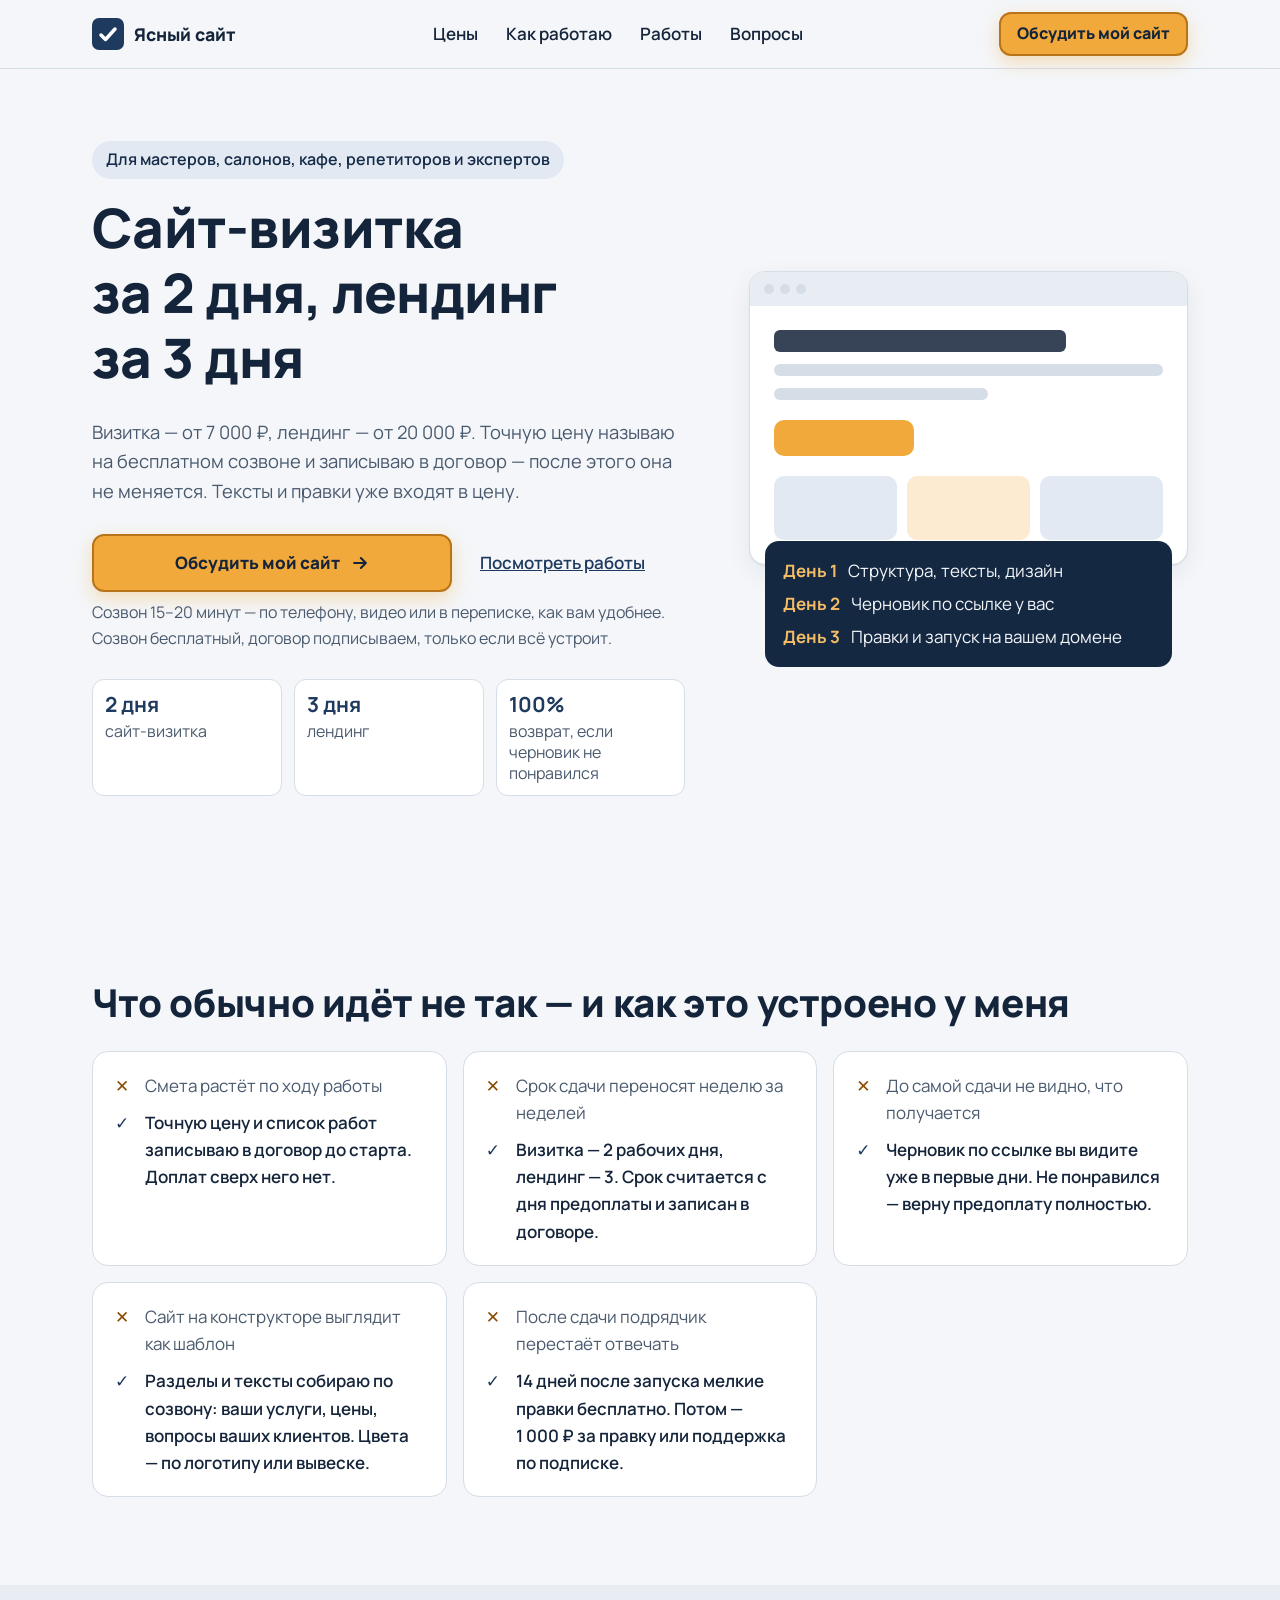
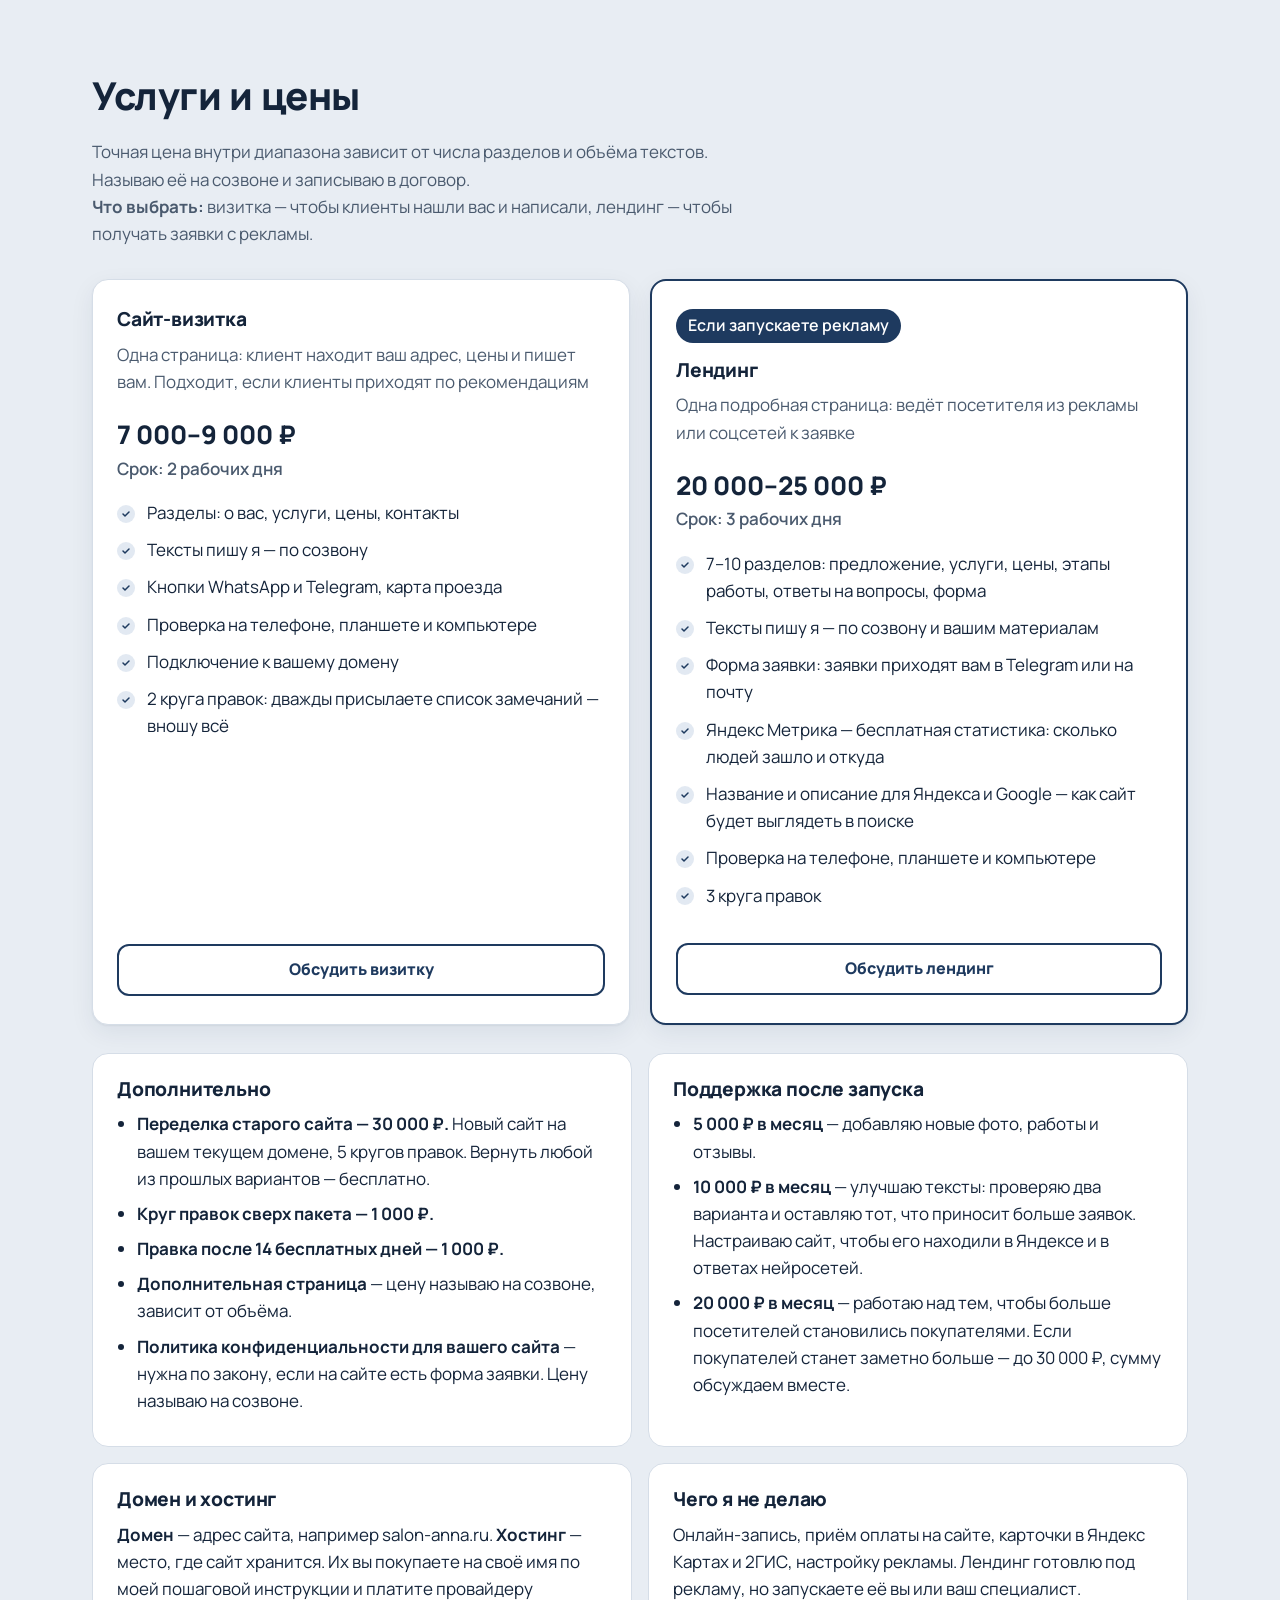
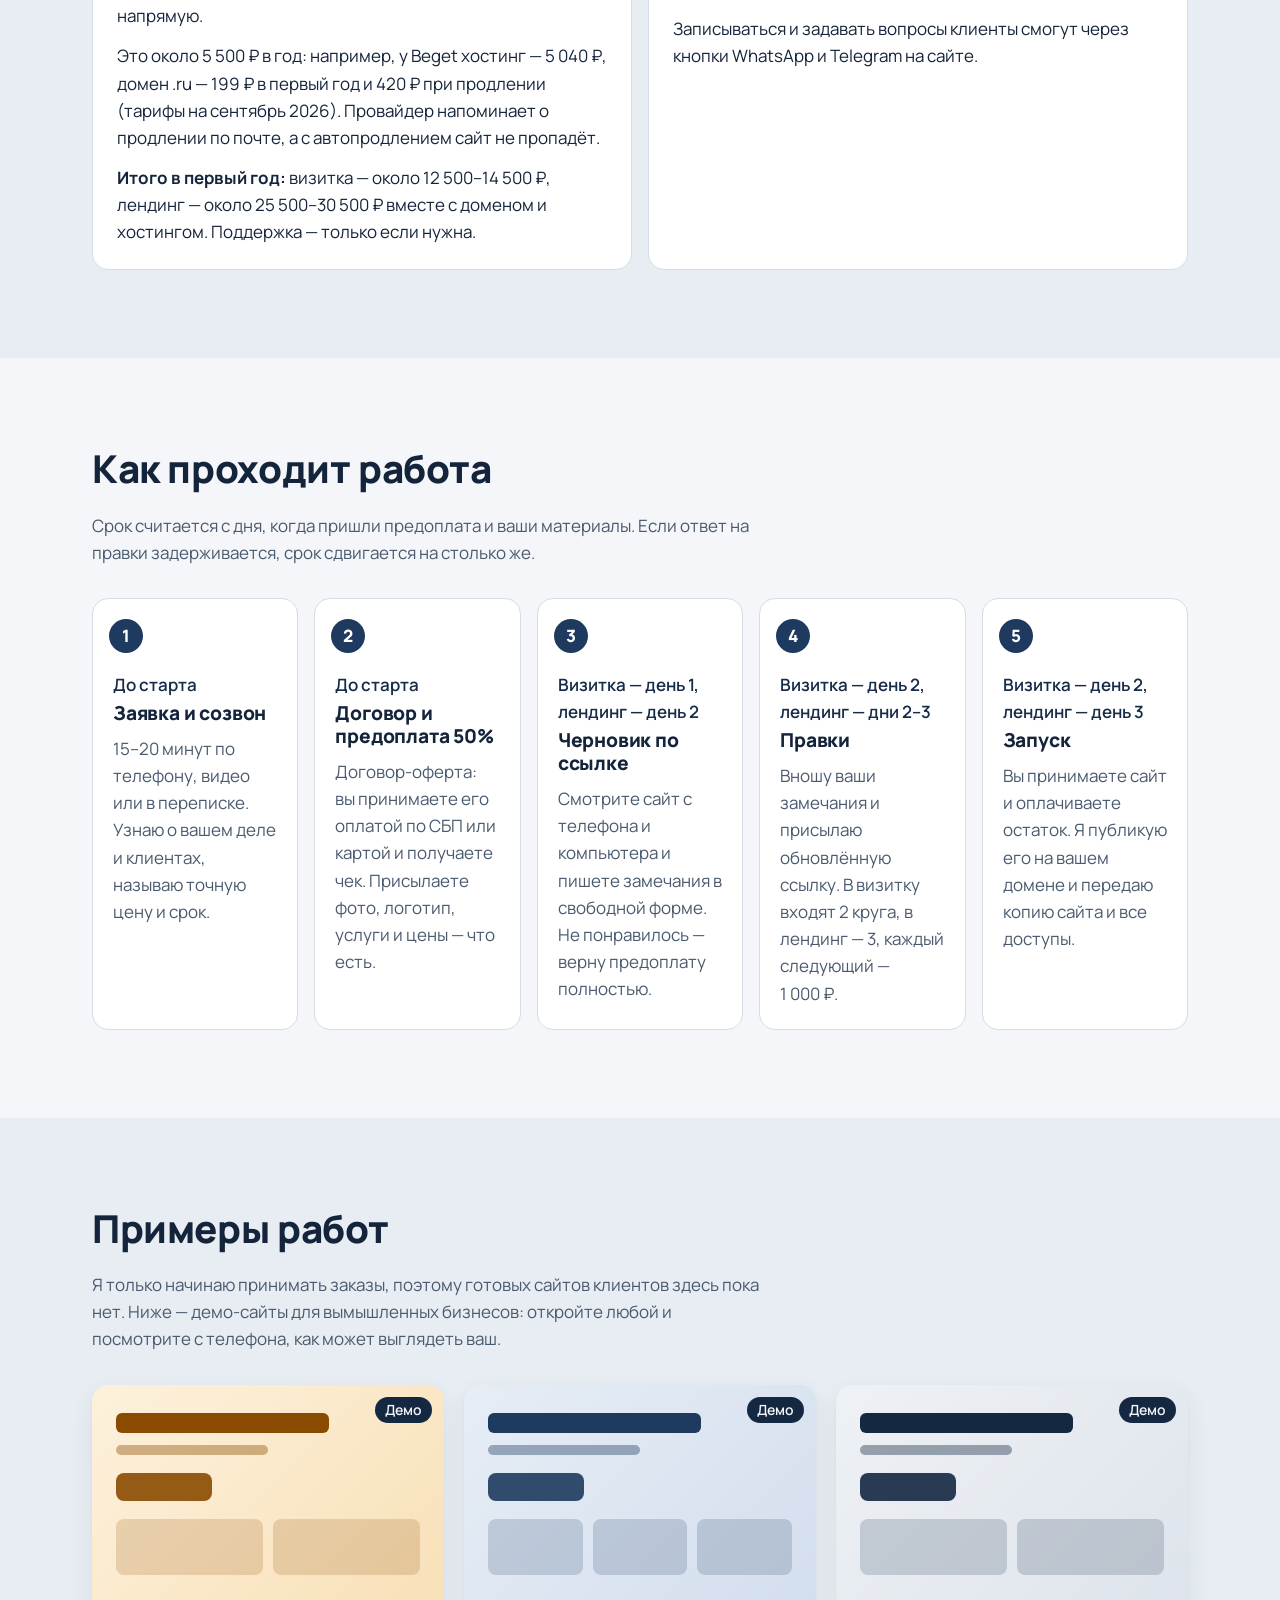
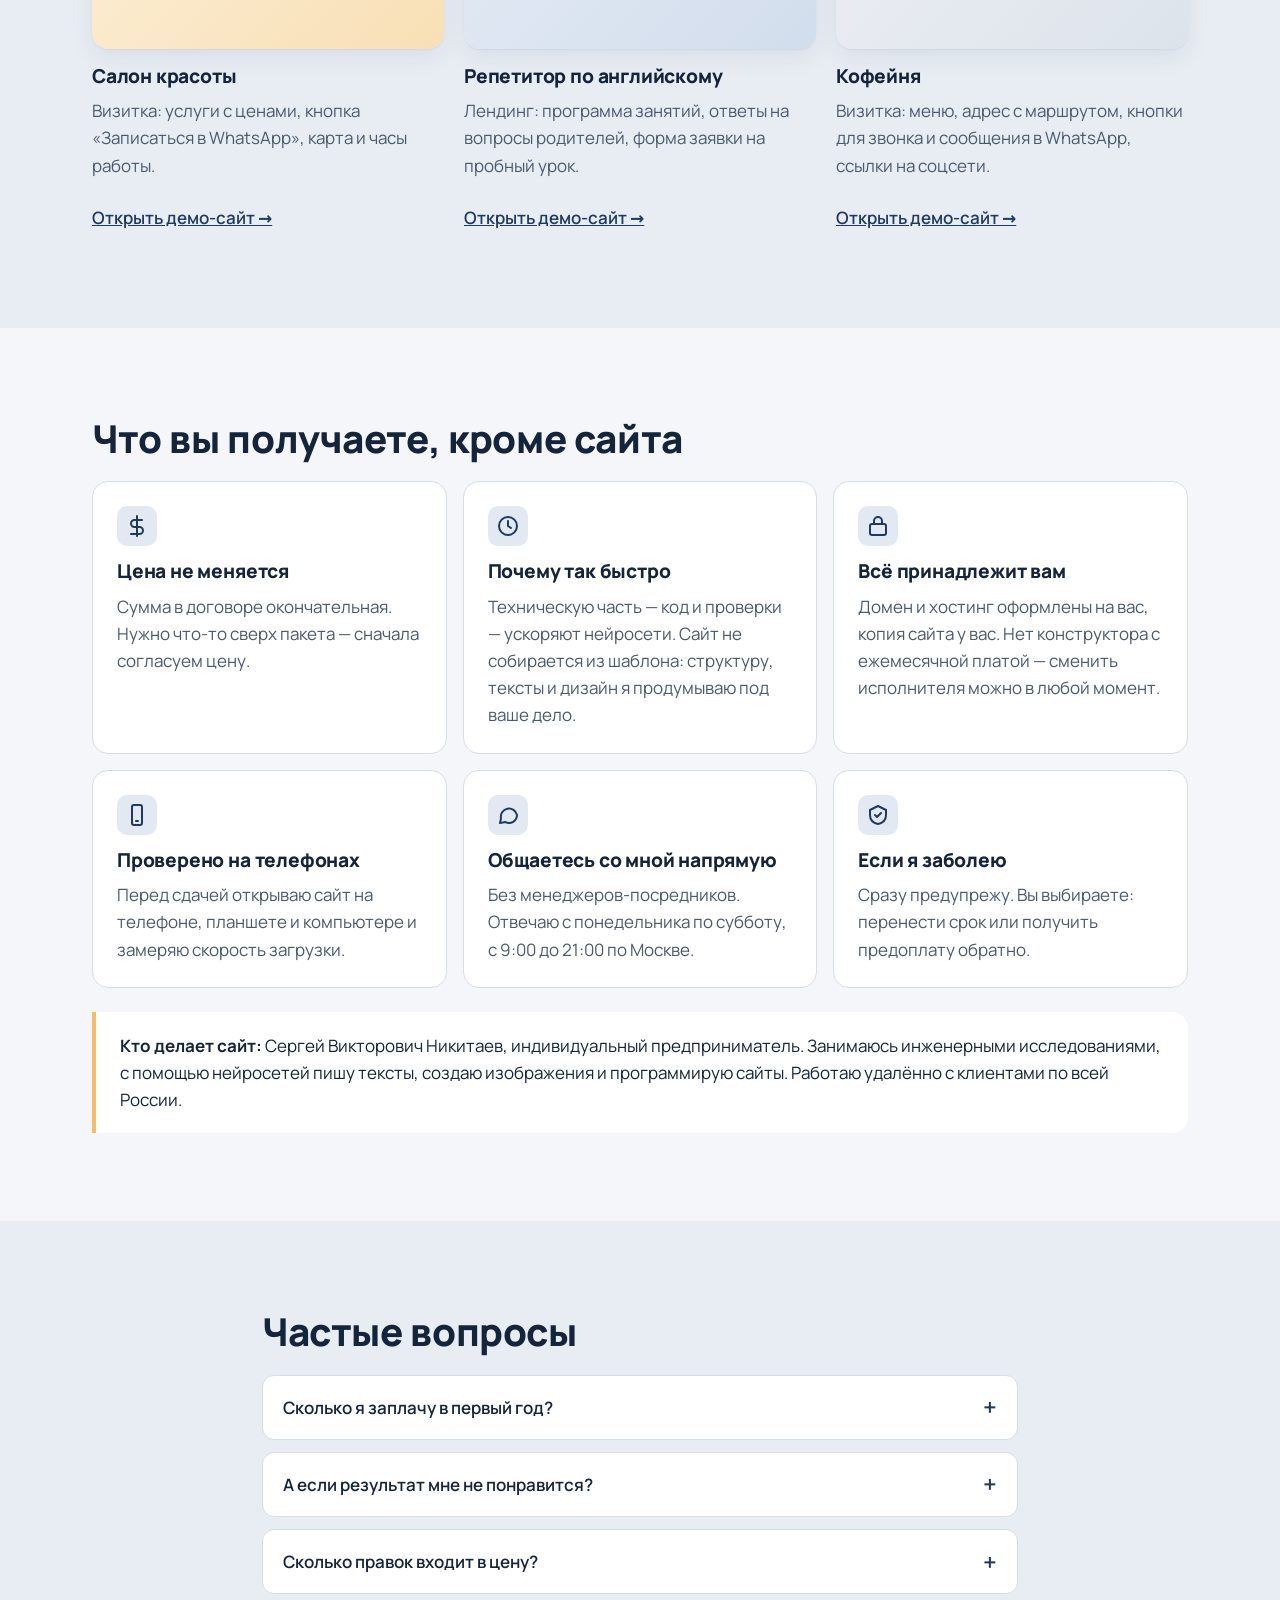
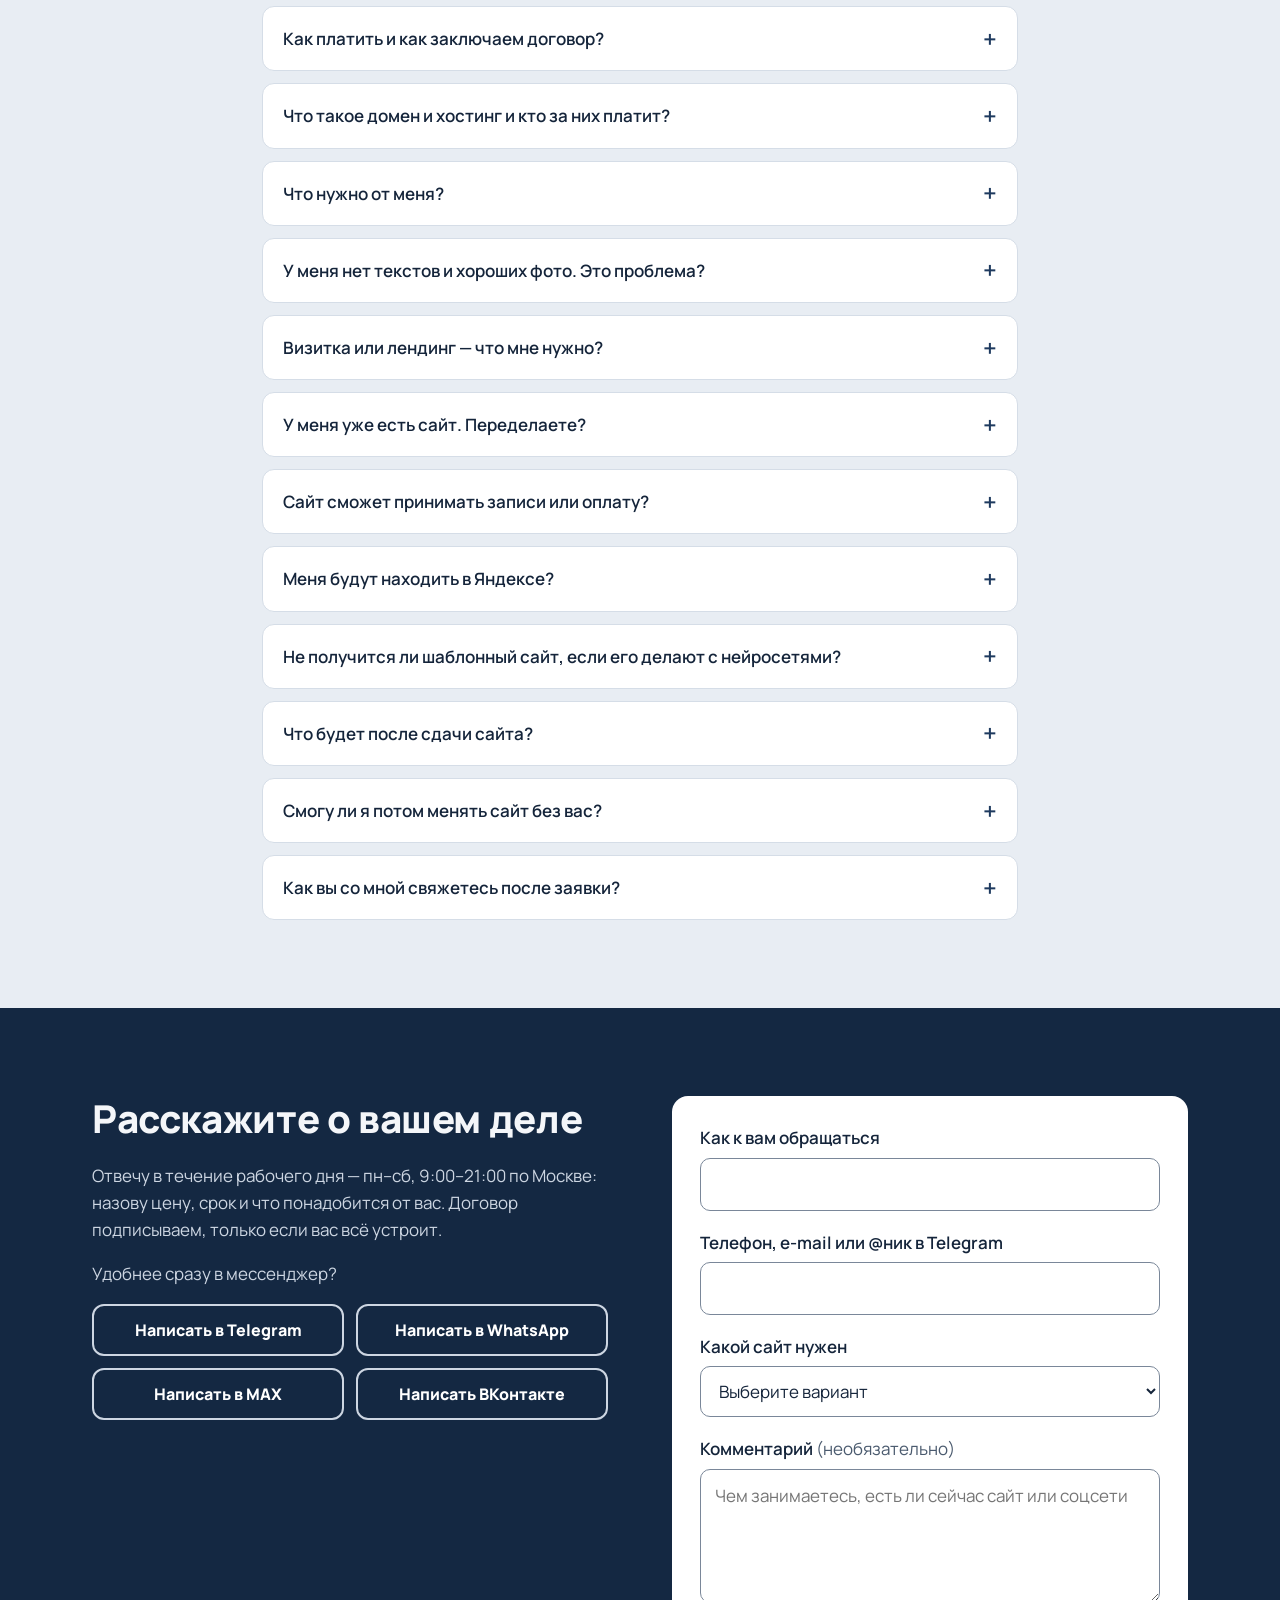
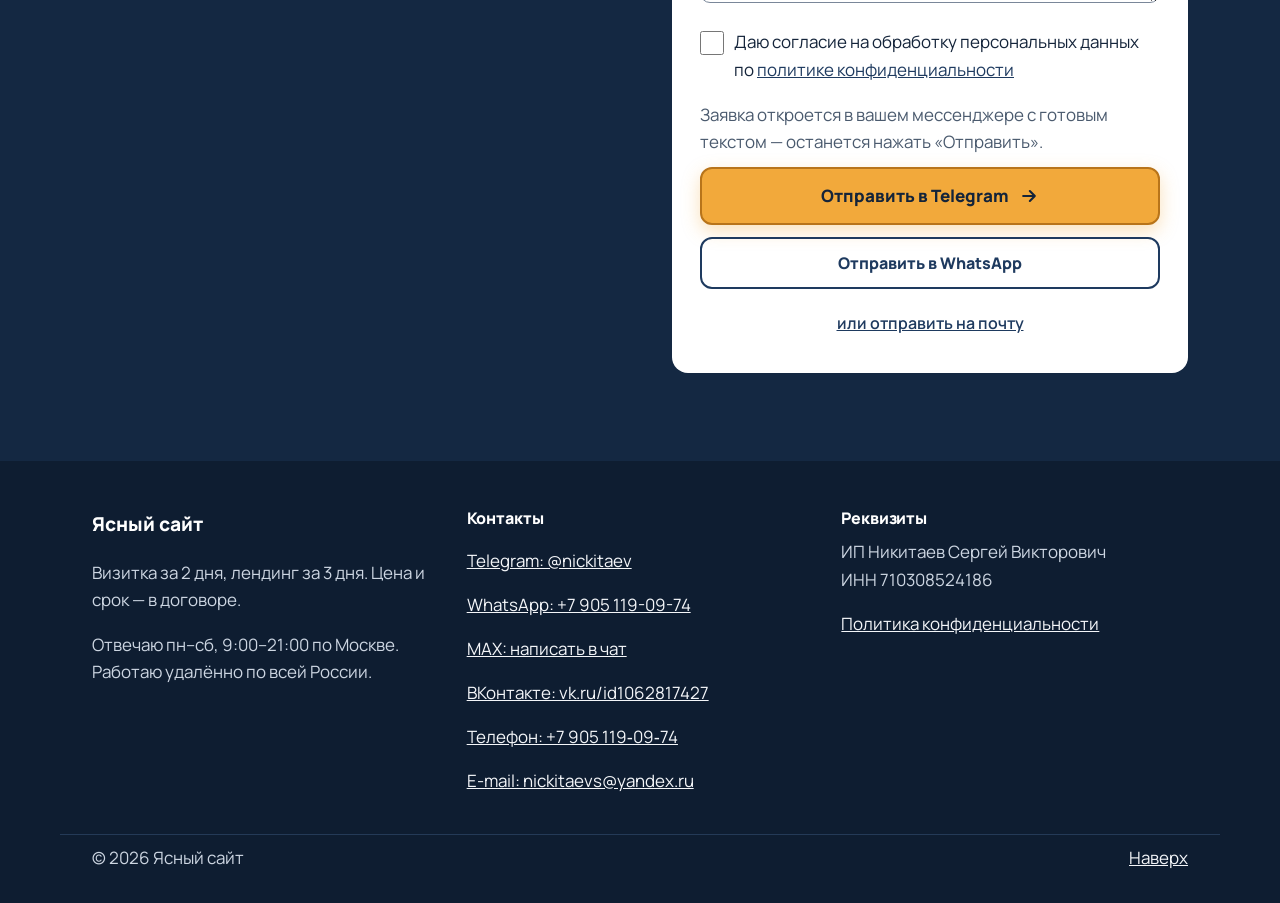
<file: index.html>
<!DOCTYPE html>
<html lang="ru">
<head>
  <meta charset="utf-8">
  <meta name="viewport" content="width=device-width, initial-scale=1">
  <title>Ясный сайт — визитка за 2 дня, лендинг за 3 дня</title>
  <meta name="description" content="Сайт-визитка за 2 дня от 7 000 ₽, лендинг за 3 дня от 20 000 ₽ для мастеров, салонов, кафе, репетиторов и экспертов. Цена и срок — в договоре, предоплату верну, если черновик не понравится.">
  <meta name="theme-color" content="#f4f6f9">
  <link rel="icon" href="favicon.svg" type="image/svg+xml">
  <!-- Open Graph. При переезде на свой домен замените адреса в og:url и og:image -->
  <meta property="og:type" content="website">
  <meta property="og:locale" content="ru_RU">
  <meta property="og:title" content="Ясный сайт — визитка за 2 дня, лендинг за 3 дня">
  <meta property="og:description" content="Визитка от 7 000 ₽, лендинг от 20 000 ₽. Цена и срок — в договоре, правки в цене, предоплату верну, если черновик не понравится.">
  <meta property="og:url" content="https://nickitaevs.github.io/MyWebStudio/">
  <meta property="og:image" content="https://nickitaevs.github.io/MyWebStudio/og.png">
  <meta property="og:image:width" content="1200">
  <meta property="og:image:height" content="630">
  <meta name="twitter:card" content="summary_large_image">
  <link rel="stylesheet" href="style.css">
  <script>document.documentElement.classList.add('js');</script>
</head>
<body>
<a class="skip" href="#main">Перейти к содержанию</a>

<header class="header">
  <div class="container header__inner">
    <a class="logo" href="#top" aria-label="Ясный сайт — в начало страницы">
      <img src="favicon.svg" alt="" width="32" height="32">
      <span>Ясный сайт</span>
    </a>
    <nav class="nav" aria-label="Разделы страницы">
      <a href="#prices">Цены</a>
      <a href="#process">Как работаю</a>
      <a href="#works">Работы</a>
      <a href="#faq">Вопросы</a>
    </nav>
    <a class="btn btn--cta btn--sm" href="#order" aria-label="Обсудить мой сайт"><span class="only-wide">Обсудить мой сайт</span><span class="only-narrow">Обсудить</span></a>
  </div>
</header>

<main id="main">
<section class="hero" id="top">
  <div class="container hero__grid">
    <div class="hero__text">
      <p class="eyebrow">Для мастеров, салонов, кафе, репетиторов и экспертов</p>
      <h1>Сайт-визитка за&nbsp;2&nbsp;дня, лендинг за&nbsp;3&nbsp;дня</h1>
      <p class="lead">Визитка — от&nbsp;7&nbsp;000&nbsp;₽, лендинг — от&nbsp;20&nbsp;000&nbsp;₽. Точную цену называю на&nbsp;бесплатном созвоне и&nbsp;записываю в&nbsp;договор — после этого она не&nbsp;меняется. Тексты и&nbsp;правки уже входят в&nbsp;цену.</p>
      <div class="hero__actions">
        <a class="btn btn--cta btn--lg" href="#order">Обсудить мой сайт <svg class="btn__arrow" viewBox="0 0 24 24" aria-hidden="true"><path d="M5 12h14M13 6l6 6-6 6"/></svg></a>
        <p class="cta-note">Созвон 15–20 минут — по телефону, видео или в переписке, как вам удобнее. Созвон бесплатный, договор подписываем, только если всё устроит.</p>
        <a class="link-more" href="#works">Посмотреть работы</a>
      </div>
      <ul class="hero__facts">
        <li><strong>2 дня</strong><span>сайт-визитка</span></li>
        <li><strong>3 дня</strong><span>лендинг</span></li>
        <li><strong>100%</strong><span>возврат, если черновик не понравился</span></li>
      </ul>
    </div>
    <div class="hero__visual" aria-hidden="true">
      <div class="mock">
        <div class="mock__bar"><i></i><i></i><i></i></div>
        <div class="mock__body">
          <div class="mock__line mock__line--title"></div>
          <div class="mock__line"></div>
          <div class="mock__line mock__line--short"></div>
          <div class="mock__btn"></div>
          <div class="mock__cards"><span></span><span></span><span></span></div>
        </div>
      </div>
      <ol class="timeline">
        <li><b>День 1</b> Структура, тексты, дизайн</li>
        <li><b>День 2</b> Черновик по ссылке у вас</li>
        <li><b>День 3</b> Правки и запуск на вашем домене</li>
      </ol>
    </div>
  </div>
</section>
<section class="section" id="pains" aria-labelledby="pains-title">
  <div class="container">
    <h2 id="pains-title" class="reveal">Что обычно идёт не так — и как это устроено у меня</h2>
    <ul class="pains">
      <li class="pain reveal">
        <p class="pain__problem">Смета растёт по ходу работы</p>
        <p class="pain__solution">Точную цену и список работ записываю в договор до старта. Доплат сверх него нет.</p>
      </li>
      <li class="pain reveal">
        <p class="pain__problem">Срок сдачи переносят неделю за неделей</p>
        <p class="pain__solution">Визитка — 2 рабочих дня, лендинг — 3. Срок считается с дня предоплаты и записан в договоре.</p>
      </li>
      <li class="pain reveal">
        <p class="pain__problem">До самой сдачи не видно, что получается</p>
        <p class="pain__solution">Черновик по ссылке вы видите уже в первые дни. Не понравился — верну предоплату полностью.</p>
      </li>
      <li class="pain reveal">
        <p class="pain__problem">Сайт на конструкторе выглядит как шаблон</p>
        <p class="pain__solution">Разделы и тексты собираю по созвону: ваши услуги, цены, вопросы ваших клиентов. Цвета — по логотипу или вывеске.</p>
      </li>
      <li class="pain reveal">
        <p class="pain__problem">После сдачи подрядчик перестаёт отвечать</p>
        <p class="pain__solution">14 дней после запуска мелкие правки бесплатно. Потом — 1&nbsp;000&nbsp;₽ за правку или поддержка по подписке.</p>
      </li>
    </ul>
  </div>
</section>
<section class="section section--alt" id="prices" aria-labelledby="prices-title">
  <div class="container">
    <h2 id="prices-title" class="reveal">Услуги и цены</h2>
    <p class="section__lead reveal">Точная цена внутри диапазона зависит от числа разделов и объёма текстов. Называю её на созвоне и записываю в договор.<br><b>Что выбрать:</b> визитка — чтобы клиенты нашли вас и написали, лендинг — чтобы получать заявки с рекламы.</p>
    <div class="plans">
      <article class="plan reveal">
        <h3>Сайт-визитка</h3>
        <p class="plan__for">Одна страница: клиент находит ваш адрес, цены и пишет вам. Подходит, если клиенты приходят по рекомендациям</p>
        <p class="plan__price">7&nbsp;000–9&nbsp;000&nbsp;₽</p>
        <p class="plan__term">Срок: 2 рабочих дня</p>
        <ul class="checks">
          <li>Разделы: о вас, услуги, цены, контакты</li>
          <li>Тексты пишу я — по созвону</li>
          <li>Кнопки WhatsApp и Telegram, карта проезда</li>
          <li>Проверка на телефоне, планшете и компьютере</li>
          <li>Подключение к вашему домену</li>
          <li>2 круга правок: дважды присылаете список замечаний — вношу всё</li>
        </ul>
        <a class="btn btn--ghost btn--block" href="#order" data-plan="Сайт-визитка">Обсудить визитку</a>
      </article>
      <article class="plan plan--accent reveal">
        <p class="plan__badge">Если запускаете рекламу</p>
        <h3>Лендинг</h3>
        <p class="plan__for">Одна подробная страница: ведёт посетителя из рекламы или соцсетей к заявке</p>
        <p class="plan__price">20&nbsp;000–25&nbsp;000&nbsp;₽</p>
        <p class="plan__term">Срок: 3 рабочих дня</p>
        <ul class="checks">
          <li>7–10 разделов: предложение, услуги, цены, этапы работы, ответы на вопросы, форма</li>
          <li>Тексты пишу я — по созвону и вашим материалам</li>
          <li>Форма заявки: заявки приходят вам в Telegram или на почту</li>
          <li>Яндекс Метрика — бесплатная статистика: сколько людей зашло и откуда</li>
          <li>Название и описание для Яндекса и Google — как сайт будет выглядеть в поиске</li>
          <li>Проверка на телефоне, планшете и компьютере</li>
          <li>3 круга правок</li>
        </ul>
        <a class="btn btn--ghost btn--block" href="#order" data-plan="Лендинг">Обсудить лендинг</a>
      </article>
    </div>
    <div class="extras-grid">
      <div class="extras reveal">
        <h3>Дополнительно</h3>
        <ul>
          <li><b>Переделка старого сайта — 30&nbsp;000&nbsp;₽.</b> Новый сайт на вашем текущем домене, 5 кругов правок. Вернуть любой из прошлых вариантов — бесплатно.</li>
          <li><b>Круг правок сверх пакета — 1&nbsp;000&nbsp;₽.</b></li>
          <li><b>Правка после 14 бесплатных дней — 1&nbsp;000&nbsp;₽.</b></li>
          <li><b>Дополнительная страница</b> — цену называю на созвоне, зависит от объёма.</li>
          <li><b>Политика конфиденциальности для вашего сайта</b> — нужна по закону, если на сайте есть форма заявки. Цену называю на созвоне.</li>
        </ul>
      </div>
      <div class="extras reveal">
        <h3>Поддержка после запуска</h3>
        <ul>
          <li><b>5&nbsp;000&nbsp;₽ в месяц</b> — добавляю новые фото, работы и отзывы.</li>
          <li><b>10&nbsp;000&nbsp;₽ в месяц</b> — улучшаю тексты: проверяю два варианта и оставляю тот, что приносит больше заявок. Настраиваю сайт, чтобы его находили в Яндексе и в ответах нейросетей.</li>
          <li><b>20&nbsp;000&nbsp;₽ в месяц</b> — работаю над тем, чтобы больше посетителей становились покупателями. Если покупателей станет заметно больше — до 30&nbsp;000&nbsp;₽, сумму обсуждаем вместе.</li>
        </ul>
      </div>
      <div class="extras reveal">
        <h3>Домен и хостинг</h3>
        <p><b>Домен</b> — адрес сайта, например salon-anna.ru. <b>Хостинг</b> — место, где сайт хранится. Их вы покупаете на своё имя по моей пошаговой инструкции и платите провайдеру напрямую.</p>
        <p>Это около 5&nbsp;500&nbsp;₽ в год: например, у Beget хостинг — 5&nbsp;040&nbsp;₽, домен .ru — 199&nbsp;₽ в первый год и 420&nbsp;₽ при продлении (тарифы на сентябрь 2026). Провайдер напоминает о продлении по почте, а с автопродлением сайт не пропадёт.</p>
        <p><b>Итого в первый год:</b> визитка — около 12&nbsp;500–14&nbsp;500&nbsp;₽, лендинг — около 25&nbsp;500–30&nbsp;500&nbsp;₽ вместе с доменом и хостингом. Поддержка — только если нужна.</p>
      </div>
      <div class="extras reveal">
        <h3>Чего я не делаю</h3>
        <p>Онлайн-запись, приём оплаты на сайте, карточки в Яндекс Картах и 2ГИС, настройку рекламы. Лендинг готовлю под рекламу, но запускаете её вы или ваш специалист.</p>
        <p>Записываться и задавать вопросы клиенты смогут через кнопки WhatsApp и Telegram на сайте.</p>
      </div>
    </div>
  </div>
</section>
<section class="section" id="process" aria-labelledby="process-title">
  <div class="container">
    <h2 id="process-title" class="reveal">Как проходит работа</h2>
    <p class="section__lead reveal">Срок считается с дня, когда пришли предоплата и ваши материалы. Если ответ на правки задерживается, срок сдвигается на столько же.</p>
    <ol class="steps">
      <li class="step reveal">
        <span class="step__when">До старта</span>
        <h3>Заявка и созвон</h3>
        <p>15–20 минут по телефону, видео или в переписке. Узнаю о вашем деле и клиентах, называю точную цену и срок.</p>
      </li>
      <li class="step reveal">
        <span class="step__when">До старта</span>
        <h3>Договор и предоплата 50%</h3>
        <p>Договор-оферта: вы принимаете его оплатой по СБП или картой и получаете чек. Присылаете фото, логотип, услуги и цены — что есть.</p>
      </li>
      <li class="step reveal">
        <span class="step__when">Визитка — день 1, лендинг — день 2</span>
        <h3>Черновик по ссылке</h3>
        <p>Смотрите сайт с телефона и компьютера и пишете замечания в свободной форме. Не понравилось — верну предоплату полностью.</p>
      </li>
      <li class="step reveal">
        <span class="step__when">Визитка — день 2, лендинг — дни 2–3</span>
        <h3>Правки</h3>
        <p>Вношу ваши замечания и присылаю обновлённую ссылку. В визитку входят 2 круга, в лендинг — 3, каждый следующий — 1&nbsp;000&nbsp;₽.</p>
      </li>
      <li class="step reveal">
        <span class="step__when">Визитка — день 2, лендинг — день 3</span>
        <h3>Запуск</h3>
        <p>Вы принимаете сайт и оплачиваете остаток. Я публикую его на вашем домене и передаю копию сайта и все доступы.</p>
      </li>
    </ol>
  </div>
</section>
<section class="section section--alt" id="works" aria-labelledby="works-title">
  <div class="container">
    <h2 id="works-title" class="reveal">Примеры работ</h2>
    <p class="section__lead reveal">Я только начинаю принимать заказы, поэтому готовых сайтов клиентов здесь пока нет. Ниже — демо-сайты для вымышленных бизнесов: откройте любой и посмотрите с телефона, как может выглядеть ваш.</p>
    <div class="works">
      <article class="work reveal">
        <div class="work__preview work__preview--salon" role="img" aria-label="Демо-макет сайта салона красоты: крупный заголовок, кнопка записи в WhatsApp и список услуг">
          <span class="work__tag">Демо</span>
          <div class="wp-title"></div><div class="wp-line"></div><div class="wp-btn"></div>
          <div class="wp-row"><span></span><span></span></div>
        </div>
        <h3>Салон красоты</h3>
        <p>Визитка: услуги с ценами, кнопка «Записаться в WhatsApp», карта и часы работы.</p>
        <a class="link-more" href="demo-salon.html">Открыть демо-сайт →</a>
      </article>
      <article class="work reveal">
        <div class="work__preview work__preview--tutor" role="img" aria-label="Демо-макет лендинга репетитора: заголовок, этапы обучения и форма заявки на пробный урок">
          <span class="work__tag">Демо</span>
          <div class="wp-title"></div><div class="wp-line"></div><div class="wp-btn"></div>
          <div class="wp-row"><span></span><span></span><span></span></div>
        </div>
        <h3>Репетитор по английскому</h3>
        <p>Лендинг: программа занятий, ответы на вопросы родителей, форма заявки на пробный урок.</p>
        <a class="link-more" href="demo-tutor.html">Открыть демо-сайт →</a>
      </article>
      <article class="work reveal">
        <div class="work__preview work__preview--cafe" role="img" aria-label="Демо-макет сайта кофейни: меню, фото зала и кнопки связи">
          <span class="work__tag">Демо</span>
          <div class="wp-title"></div><div class="wp-line"></div><div class="wp-btn"></div>
          <div class="wp-row"><span></span><span></span></div>
        </div>
        <h3>Кофейня</h3>
        <p>Визитка: меню, адрес с маршрутом, кнопки для звонка и сообщения в WhatsApp, ссылки на соцсети.</p>
        <a class="link-more" href="demo-cafe.html">Открыть демо-сайт →</a>
      </article>
    </div>
  </div>
</section>
<section class="section" id="why" aria-labelledby="why-title">
  <div class="container">
    <h2 id="why-title" class="reveal">Что вы получаете, кроме сайта</h2>
    <div class="why">
      <div class="why__item reveal">
        <svg class="icon" viewBox="0 0 24 24" aria-hidden="true"><path d="M12 2v20M17 6H9.5a3.5 3.5 0 0 0 0 7h5a3.5 3.5 0 0 1 0 7H6"/></svg>
        <h3>Цена не меняется</h3>
        <p>Сумма в договоре окончательная. Нужно что-то сверх пакета — сначала согласуем цену.</p>
      </div>
      <div class="why__item reveal">
        <svg class="icon" viewBox="0 0 24 24" aria-hidden="true"><circle cx="12" cy="12" r="9"/><path d="M12 7v5l3 2"/></svg>
        <h3>Почему так быстро</h3>
        <p>Техническую часть — код и проверки — ускоряют нейросети. Сайт не собирается из шаблона: структуру, тексты и дизайн я продумываю под ваше дело.</p>
      </div>
      <div class="why__item reveal">
        <svg class="icon" viewBox="0 0 24 24" aria-hidden="true"><rect x="4" y="10" width="16" height="11" rx="2"/><path d="M8 10V7a4 4 0 0 1 8 0v3"/></svg>
        <h3>Всё принадлежит вам</h3>
        <p>Домен и хостинг оформлены на вас, копия сайта у вас. Нет конструктора с ежемесячной платой — сменить исполнителя можно в любой момент.</p>
      </div>
      <div class="why__item reveal">
        <svg class="icon" viewBox="0 0 24 24" aria-hidden="true"><rect x="7" y="2" width="10" height="20" rx="2"/><path d="M11 18h2"/></svg>
        <h3>Проверено на телефонах</h3>
        <p>Перед сдачей открываю сайт на телефоне, планшете и компьютере и замеряю скорость загрузки.</p>
      </div>
      <div class="why__item reveal">
        <svg class="icon" viewBox="0 0 24 24" aria-hidden="true"><path d="M21 12a8 8 0 0 1-11.6 7.1L4 20l1-4.6A8 8 0 1 1 21 12z"/></svg>
        <h3>Общаетесь со мной напрямую</h3>
        <p>Без менеджеров-посредников. Отвечаю с понедельника по субботу, с 9:00 до 21:00 по Москве.</p>
      </div>
      <div class="why__item reveal">
        <svg class="icon" viewBox="0 0 24 24" aria-hidden="true"><path d="M12 3l8 4v5c0 5-3.5 8-8 9-4.5-1-8-4-8-9V7l8-4z"/><path d="M9 12l2 2 4-4"/></svg>
        <h3>Если я заболею</h3>
        <p>Сразу предупрежу. Вы выбираете: перенести срок или получить предоплату обратно.</p>
      </div>
    </div>
    <div class="about reveal">
      <p><b>Кто делает сайт:</b> Сергей Викторович Никитаев, индивидуальный предприниматель. Занимаюсь инженерными исследованиями, с помощью нейросетей пишу тексты, создаю изображения и программирую сайты. Работаю удалённо с клиентами по всей России.</p>
    </div>
  </div>
</section>
<section class="section section--alt" id="faq" aria-labelledby="faq-title">
  <div class="container container--narrow">
    <h2 id="faq-title" class="reveal">Частые вопросы</h2>
    <div class="faq">
      <details class="reveal">
        <summary>Сколько я заплачу в первый год?</summary>
        <p>Визитка — 7&nbsp;000–9&nbsp;000&nbsp;₽, лендинг — 20&nbsp;000–25&nbsp;000&nbsp;₽. Плюс домен и хостинг — около 5&nbsp;500&nbsp;₽ в год, их вы оплачиваете провайдеру напрямую. Итого в первый год: визитка — около 12&nbsp;500–14&nbsp;500&nbsp;₽, лендинг — около 25&nbsp;500–30&nbsp;500&nbsp;₽. Поддержка — от 5&nbsp;000&nbsp;₽ в месяц, только если нужна.</p>
      </details>
      <details class="reveal">
        <summary>А если результат мне не понравится?</summary>
        <p>Если после первого черновика вы решили не продолжать, верну предоплату полностью.</p>
      </details>
      <details class="reveal">
        <summary>Сколько правок входит в цену?</summary>
        <p>В визитку — 2 круга, в лендинг — 3. Круг — это ваш список замечаний, который я вношу целиком. Каждый следующий круг — 1&nbsp;000&nbsp;₽. Опечатки исправляю бесплатно в любой момент.</p>
      </details>
      <details class="reveal">
        <summary>Как платить и как заключаем договор?</summary>
        <p>Я работаю как ИП по договору-оферте: вы принимаете его оплатой и получаете чек. 50% — предоплата, остаток — когда вы приняли сайт, перед публикацией на вашем домене. Оплата по СБП или картой, для ИП и ООО — по счёту. Работаю удалённо по всей России.</p>
      </details>
      <details class="reveal">
        <summary>Что такое домен и хостинг и кто за них платит?</summary>
        <p>Домен — адрес сайта, например salon-anna.ru. Хостинг — место, где сайт хранится. Вы покупаете их на своё имя по моей пошаговой инструкции и платите провайдеру напрямую — около 5&nbsp;500&nbsp;₽ в год. Если захотите сменить исполнителя, всё останется у вас.</p>
      </details>
      <details class="reveal">
        <summary>Что нужно от меня?</summary>
        <p>Созвон на 15–20 минут, контакты, список услуг с ценами и фото, если они есть. Материалы можно прислать в мессенджер. Остальное подготовлю и пришлю вам на согласование.</p>
      </details>
      <details class="reveal">
        <summary>У меня нет текстов и хороших фото. Это проблема?</summary>
        <p>Нет. Тексты напишу по итогам созвона — они входят в цену. Вместо ваших фото поставлю подходящие снимки из фотобанков с разрешением на коммерческое использование, позже их можно заменить своими.</p>
      </details>
      <details class="reveal">
        <summary>Визитка или лендинг — что мне нужно?</summary>
        <p>Визитка — если клиенты приходят по рекомендациям и им нужны адрес, цены и контакты. Лендинг — если запускаете рекламу и платите за каждого посетителя. Не уверены — подскажу на созвоне, это бесплатно.</p>
      </details>
      <details class="reveal">
        <summary>У меня уже есть сайт. Переделаете?</summary>
        <p>Да. Переделка — 30&nbsp;000&nbsp;₽: новый сайт на вашем текущем домене и 5 кругов правок. Вернуть любой из прошлых вариантов — бесплатно.</p>
      </details>
      <details class="reveal">
        <summary>Сайт сможет принимать записи или оплату?</summary>
        <p>Нет, онлайн-запись и приём оплаты я не подключаю. На сайте будут кнопки WhatsApp и Telegram — через них клиенты смогут записаться и задать вопрос.</p>
      </details>
      <details class="reveal">
        <summary>Меня будут находить в Яндексе?</summary>
        <p>Я настрою название и описание, чтобы Яндекс и Google правильно показывали сайт в поиске. Место в поиске сразу после запуска честно гарантировать не может никто. Продвижение — в поддержке за 10&nbsp;000&nbsp;₽ в месяц.</p>
      </details>
      <details class="reveal">
        <summary>Не получится ли шаблонный сайт, если его делают с нейросетями?</summary>
        <p>Нет. Нейросети ускоряют техническую часть, а структуру, тексты и дизайн я продумываю под ваше дело — по созвону и вашим материалам.</p>
      </details>
      <details class="reveal">
        <summary>Что будет после сдачи сайта?</summary>
        <p>14 дней мелкие правки бесплатно: заменить текст, фото, цену или контакты. Новый раздел — это уже не мелкая правка. Дальше — 1&nbsp;000&nbsp;₽ за правку или <a href="#prices">поддержка по подписке</a>.</p>
      </details>
      <details class="reveal">
        <summary>Смогу ли я потом менять сайт без вас?</summary>
        <p>Скорее всего, не понадобится: правка стоит 1&nbsp;000&nbsp;₽. Сайт не привязан к конструктору, поэтому, если захотите сменить исполнителя, его сможет править любой веб-разработчик.</p>
      </details>
      <details class="reveal">
        <summary>Как вы со мной свяжетесь после заявки?</summary>
        <p>Отвечу в течение рабочего дня — с понедельника по субботу, с 9:00 до 21:00 по Москве — туда, что вы указали: в Telegram, WhatsApp, на почту или позвоню. Созвон — по телефону, видео или в переписке, как вам удобнее.</p>
      </details>
    </div>
  </div>
</section>
<section class="section cta" id="order" aria-labelledby="order-title">
  <div class="container cta__grid">
    <div class="cta__text reveal">
      <h2 id="order-title">Расскажите о вашем деле</h2>
      <p>Отвечу в течение рабочего дня — пн–сб, 9:00–21:00 по Москве: назову цену, срок и что понадобится от вас. Договор подписываем, только если вас всё устроит.</p>
      <p>Удобнее сразу в мессенджер?</p>
      <div class="messengers">
        <a class="btn btn--light" href="https://t.me/nickitaev">Написать в Telegram</a>
        <a class="btn btn--light" href="https://wa.me/79051190974">Написать в WhatsApp</a>
        <a class="btn btn--light" href="https://max.ru/u/f9LHodD0cOIn-xteZyFrYfZ3BY91VoqHTHcc_ilxX2cQ3xbERqH07AewHko">Написать в MAX</a>
        <a class="btn btn--light" href="https://vk.ru/id1062817427">Написать ВКонтакте</a>
      </div>
    </div>
    <form class="form reveal" id="lead-form" novalidate>
      <div class="field">
        <label for="f-name">Как к вам обращаться</label>
        <input id="f-name" name="name" type="text" autocomplete="name" required minlength="2" maxlength="60" aria-describedby="f-name-err">
        <p class="field__error" id="f-name-err" aria-live="polite"></p>
      </div>
      <div class="field">
        <label for="f-contact">Телефон, e-mail или @ник в Telegram</label>
        <input id="f-contact" name="contact" type="text" autocomplete="tel" required maxlength="80" aria-describedby="f-contact-err">
        <p class="field__error" id="f-contact-err" aria-live="polite"></p>
      </div>
      <div class="field">
        <label for="f-type">Какой сайт нужен</label>
        <select id="f-type" name="type" required aria-describedby="f-type-err">
          <option value="">Выберите вариант</option>
          <option>Сайт-визитка</option>
          <option>Лендинг</option>
          <option>Пока не знаю — помогите выбрать</option>
        </select>
        <p class="field__error" id="f-type-err" aria-live="polite"></p>
      </div>
      <div class="field">
        <label for="f-comment">Комментарий <span class="optional">(необязательно)</span></label>
        <textarea id="f-comment" name="comment" rows="4" maxlength="1000" placeholder="Чем занимаетесь, есть ли сейчас сайт или соцсети"></textarea>
      </div>
      <div class="field field--check">
        <input id="f-agree" name="agree" type="checkbox" required aria-describedby="f-agree-err">
        <label for="f-agree">Даю согласие на обработку персональных данных по <a href="privacy.html">политике конфиденциальности</a></label>
        <p class="field__error" id="f-agree-err" aria-live="polite"></p>
      </div>
      <p class="form__hint">Заявка откроется в вашем мессенджере с готовым текстом — останется нажать «Отправить».</p>
      <div class="send">
        <button class="btn btn--cta btn--lg btn--block" type="submit" data-via="tg">Отправить в Telegram <svg class="btn__arrow" viewBox="0 0 24 24" aria-hidden="true"><path d="M5 12h14M13 6l6 6-6 6"/></svg></button>
        <button class="btn btn--ghost btn--block" type="submit" data-via="wa">Отправить в WhatsApp</button>
        <button class="link-btn" type="submit" data-via="mail">или отправить на почту</button>
      </div>
      <p class="form__status" id="form-status" role="status" aria-live="polite"></p>
    </form>
  </div>
</section>
</main>

<footer class="footer">
  <div class="container footer__grid">
    <div>
      <p class="footer__brand">Ясный сайт</p>
      <p>Визитка за 2 дня, лендинг за 3 дня. Цена и срок — в договоре.</p>
      <p>Отвечаю пн–сб, 9:00–21:00 по Москве. Работаю удалённо по всей России.</p>
    </div>
    <div>
      <h2 class="footer__title">Контакты</h2>
      <ul class="footer__list">
        <li><a href="https://t.me/nickitaev">Telegram: @nickitaev</a></li>
        <li><a href="https://wa.me/79051190974">WhatsApp: +7&nbsp;905&nbsp;119-09-74</a></li>
        <li><a href="https://max.ru/u/f9LHodD0cOIn-xteZyFrYfZ3BY91VoqHTHcc_ilxX2cQ3xbERqH07AewHko">MAX: написать в чат</a></li>
        <li><a href="https://vk.ru/id1062817427">ВКонтакте: vk.ru/id1062817427</a></li>
        <li><a href="tel:+79051190974">Телефон:&nbsp;+7&nbsp;905&nbsp;119&#8209;09&#8209;74</a></li>
        <li><a href="mailto:nickitaevs@yandex.ru">E-mail: nickitaevs@yandex.ru</a></li>
      </ul>
    </div>
    <div>
      <h2 class="footer__title">Реквизиты</h2>
      <p>ИП Никитаев Сергей Викторович<br>ИНН 710308524186</p>
      <p><a href="privacy.html">Политика конфиденциальности</a></p>
    </div>
  </div>
  <div class="container footer__bottom">
    <p>© <span id="year">2026</span> Ясный сайт</p>
    <a href="#top">Наверх</a>
  </div>
</footer>

<script src="script.js" defer></script>
</body>
</html>
</file>
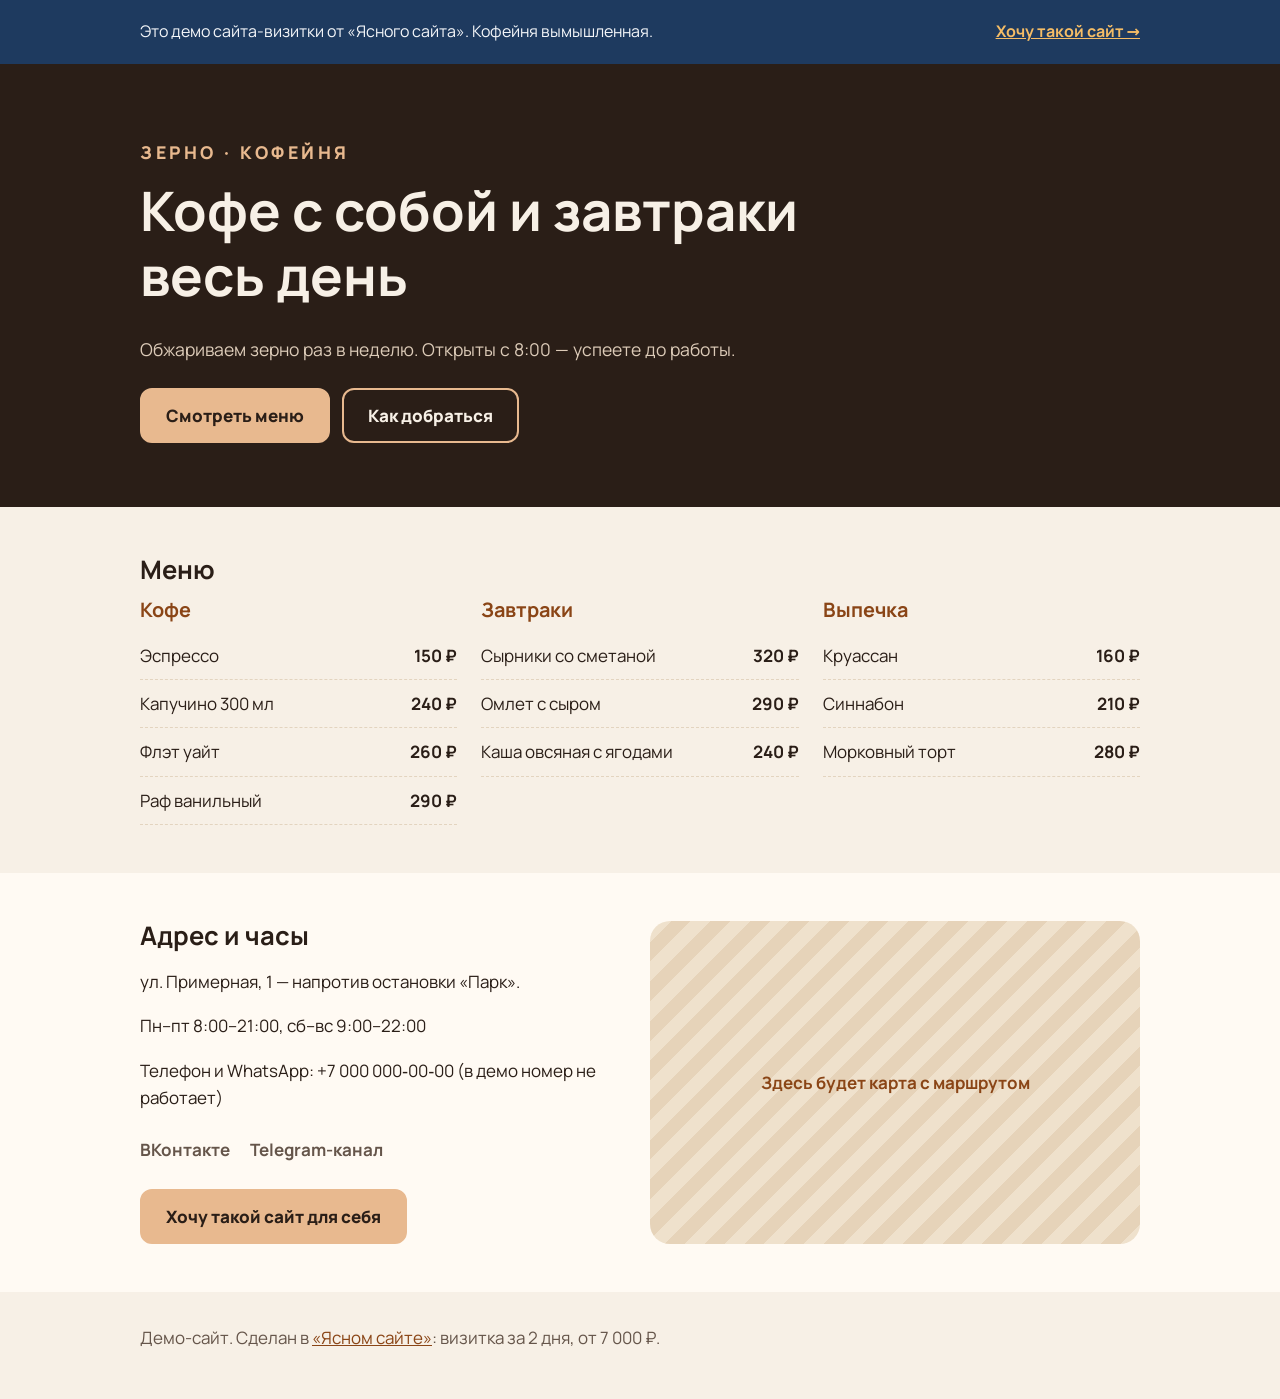
<file: demo-cafe.html>
<!DOCTYPE html>
<html lang="ru">
<head>
  <meta charset="utf-8">
  <meta name="viewport" content="width=device-width, initial-scale=1">
  <title>Демо: кофейня «Зерно» — Ясный сайт</title>
  <meta name="description" content="Демо-пример сайта-визитки для кофейни. Кофейня вымышленная, сайт показывает, как может выглядеть ваш.">
  <meta name="robots" content="noindex">
  <meta name="theme-color" content="#2a1e17">
  <link rel="icon" href="favicon.svg" type="image/svg+xml">
  <style>
    @font-face { font-family: "Manrope"; font-weight: 200 800; font-display: swap; src: url("manrope-cyrillic-wght-normal.woff2") format("woff2"); unicode-range: U+0301, U+0400-045F, U+0490-0491, U+04B0-04B1, U+2116; }
    @font-face { font-family: "Manrope"; font-weight: 200 800; font-display: swap; src: url("manrope-latin-wght-normal.woff2") format("woff2"); unicode-range: U+0000-00FF, U+2000-206F; }
    @font-face { font-family: "Manrope"; font-weight: 200 800; font-display: swap; src: url("manrope-latin-ext-wght-normal.woff2") format("woff2"); unicode-range: U+20A0-20C0; }
    :root { --dark: #2a1e17; --bg: #f7f0e6; --card: #fffaf3; --text: #2a1e17; --muted: #65554a; --accent: #b0602a; --cream: #efe1cc; --line: #e3d4bf; }
    *, *::before, *::after { box-sizing: border-box; }
    body { margin: 0; background: var(--bg); color: var(--text); font: 17px/1.6 "Manrope", system-ui, sans-serif; }
    a { color: #8a4516; }
    h1, h2, h3 { line-height: 1.2; margin: 0 0 .5em; }
    .wrap { max-width: 1040px; margin: 0 auto; padding: 0 20px; }
    .demo-bar { background: #1e3a5f; color: #f4f6f9; font-size: 1rem; }
    .demo-bar .wrap { display: flex; flex-wrap: wrap; gap: 4px 16px; align-items: center; justify-content: space-between; padding-top: 10px; padding-bottom: 10px; }
    .demo-bar p { margin: 0; }
    .demo-bar a { color: #f5bd66; font-weight: 700; display: inline-flex; align-items: center; min-height: 44px; }
    .hero { background: var(--dark); color: #f7f0e6; padding: 56px 0 64px; }
    .hero .brand { font-weight: 800; letter-spacing: .2em; color: #e8b98f; margin-bottom: 12px; }
    .hero h1 { font-size: clamp(2rem, 7vw, 3.4rem); max-width: 14em; }
    .hero p { color: #dccbb8; font-size: 1.1rem; max-width: 34em; }
    .actions { display: flex; flex-wrap: wrap; gap: 12px; margin-top: 24px; }
    .btn { display: inline-flex; align-items: center; justify-content: center; min-height: 52px; padding: 12px 24px; border-radius: 12px; background: #e8b98f; color: var(--dark); font-weight: 800; text-decoration: none; border: 2px solid #e8b98f; }
    .btn:hover { background: #f1cca9; color: var(--dark); }
    .btn--line { background: transparent; color: #f7f0e6; }
    .btn--line:hover { background: rgba(255, 255, 255, .08); color: #fff; }
    section { padding: 48px 0; }
    .menu { display: grid; gap: 24px; }
    .menu h3 { color: #8a4516; }
    .menu ul { list-style: none; padding: 0; margin: 0; }
    .menu li { display: flex; justify-content: space-between; gap: 16px; padding: 10px 0; border-bottom: 1px dashed var(--line); }
    .menu b { white-space: nowrap; }
    .alt { background: var(--card); }
    .info { display: grid; gap: 20px; }
    .map { min-height: 220px; border-radius: 20px; background: repeating-linear-gradient(-45deg, var(--cream) 0 14px, #e6d3b9 14px 28px); display: grid; place-items: center; color: #8a4516; font-weight: 700; }
    .social { display: flex; flex-wrap: wrap; gap: 8px 20px; padding: 0; list-style: none; }
    .social span { display: inline-flex; align-items: center; min-height: 44px; font-weight: 700; color: var(--muted); }
    footer { padding: 32px 0 48px; color: var(--muted); }
    @media (min-width: 760px) { .menu { grid-template-columns: repeat(3, 1fr); } .info { grid-template-columns: 1fr 1fr; } }
  </style>
</head>
<body>
<div class="demo-bar">
  <div class="wrap">
    <p>Это демо сайта-визитки от «Ясного сайта». Кофейня вымышленная.</p>
    <a href="index.html#order">Хочу такой сайт →</a>
  </div>
</div>

<main>
  <div class="hero">
    <div class="wrap">
      <p class="brand">ЗЕРНО · КОФЕЙНЯ</p>
      <h1>Кофе с собой и завтраки весь день</h1>
      <p>Обжариваем зерно раз в неделю. Открыты с 8:00 — успеете до работы.</p>
      <div class="actions">
        <a class="btn" href="#menu">Смотреть меню</a>
        <a class="btn btn--line" href="#contacts">Как добраться</a>
      </div>
    </div>
  </div>

  <section id="menu" aria-labelledby="menu-h">
    <div class="wrap">
      <h2 id="menu-h">Меню</h2>
      <div class="menu">
        <div>
          <h3>Кофе</h3>
          <ul>
            <li><span>Эспрессо</span><b>150 ₽</b></li>
            <li><span>Капучино 300 мл</span><b>240 ₽</b></li>
            <li><span>Флэт уайт</span><b>260 ₽</b></li>
            <li><span>Раф ванильный</span><b>290 ₽</b></li>
          </ul>
        </div>
        <div>
          <h3>Завтраки</h3>
          <ul>
            <li><span>Сырники со сметаной</span><b>320 ₽</b></li>
            <li><span>Омлет с сыром</span><b>290 ₽</b></li>
            <li><span>Каша овсяная с ягодами</span><b>240 ₽</b></li>
          </ul>
        </div>
        <div>
          <h3>Выпечка</h3>
          <ul>
            <li><span>Круассан</span><b>160 ₽</b></li>
            <li><span>Синнабон</span><b>210 ₽</b></li>
            <li><span>Морковный торт</span><b>280 ₽</b></li>
          </ul>
        </div>
      </div>
    </div>
  </section>

  <section class="alt" id="contacts" aria-labelledby="contacts-h">
    <div class="wrap info">
      <div>
        <h2 id="contacts-h">Адрес и часы</h2>
        <p>ул. Примерная, 1 — напротив остановки «Парк».</p>
        <p>Пн–пт 8:00–21:00, сб–вс 9:00–22:00</p>
        <p>Телефон и WhatsApp: +7&nbsp;000&nbsp;000&#8209;00&#8209;00 (в демо номер не работает)</p>
        <ul class="social" aria-label="Соцсети кофейни (в демо без ссылок)"><li><span>ВКонтакте</span></li><li><span>Telegram-канал</span></li></ul>
        <a class="btn" href="index.html#order">Хочу такой сайт для себя</a>
      </div>
      <div class="map" role="img" aria-label="Место для карты с маршрутом">Здесь будет карта с маршрутом</div>
    </div>
  </section>
</main>

<footer><div class="wrap">Демо-сайт. Сделан в <a href="index.html">«Ясном сайте»</a>: визитка за 2 дня, от 7&nbsp;000&nbsp;₽.</div></footer>
</body>
</html>
</file>
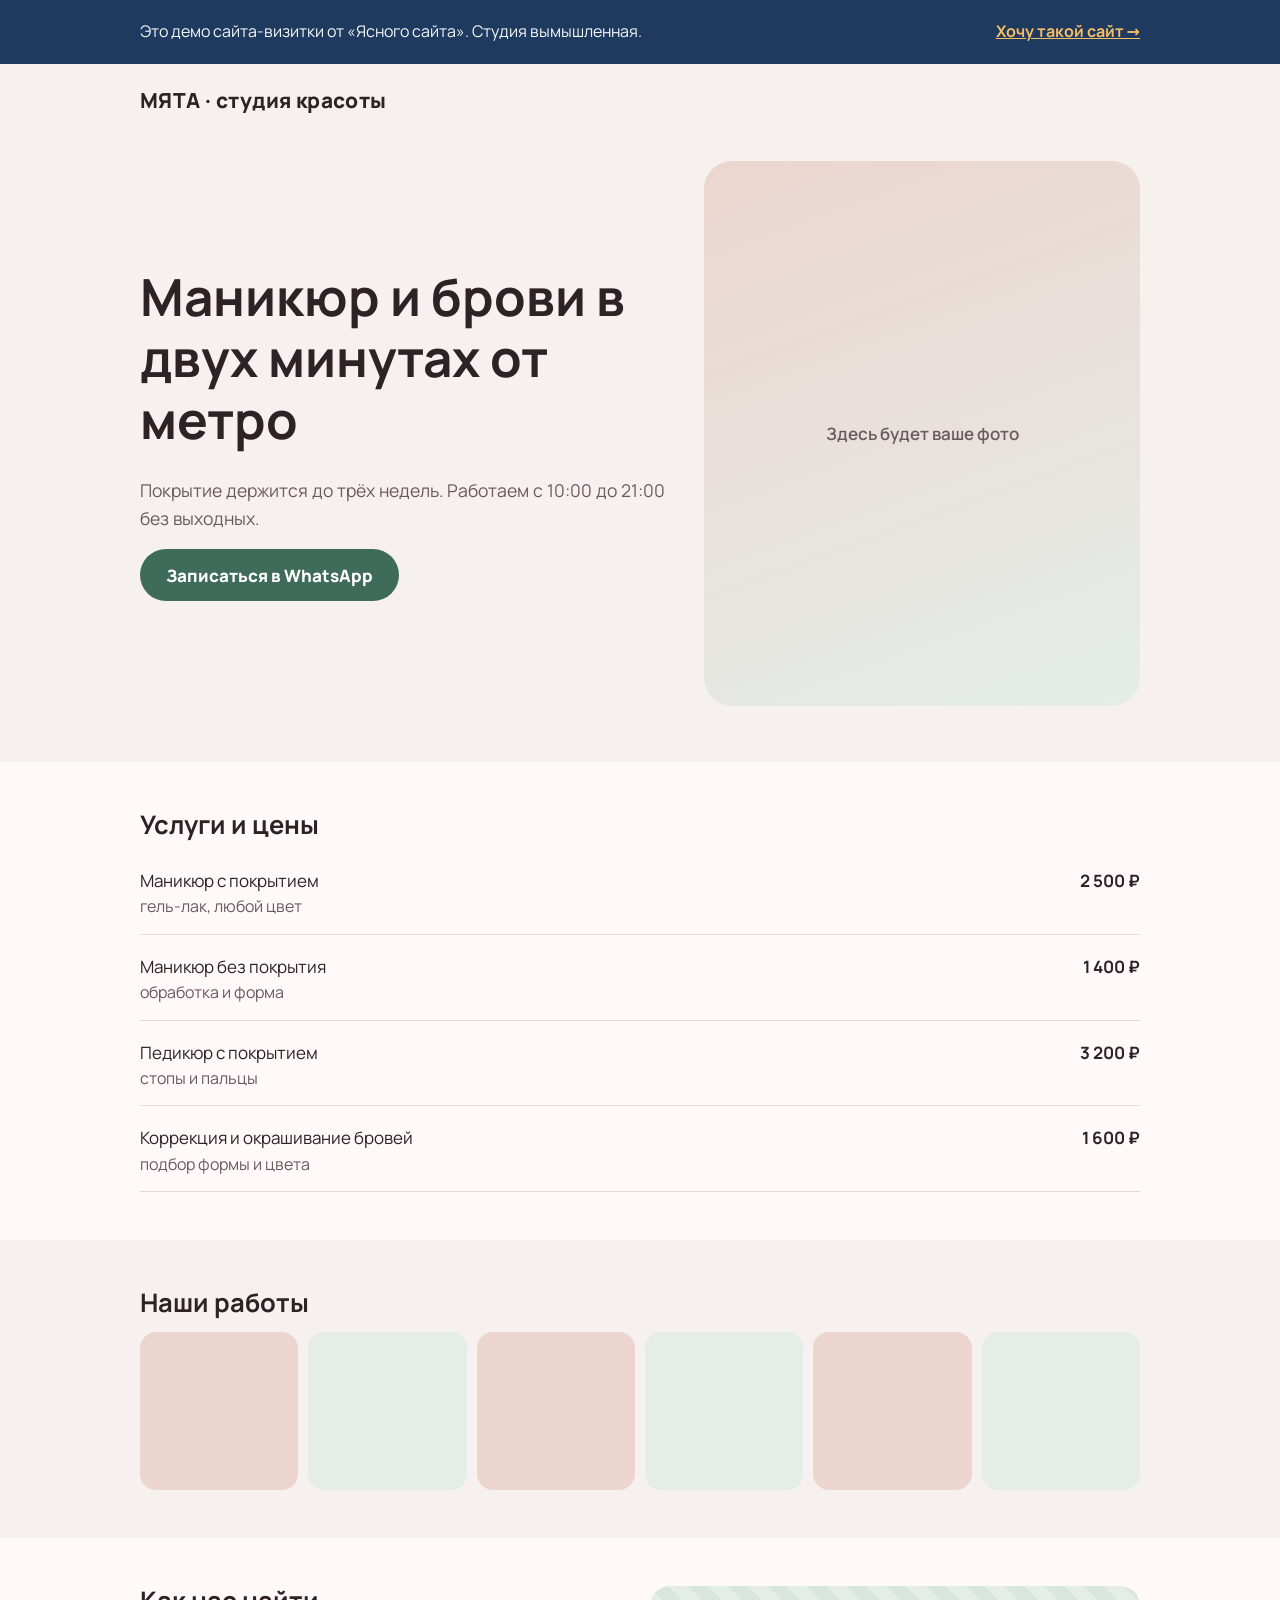
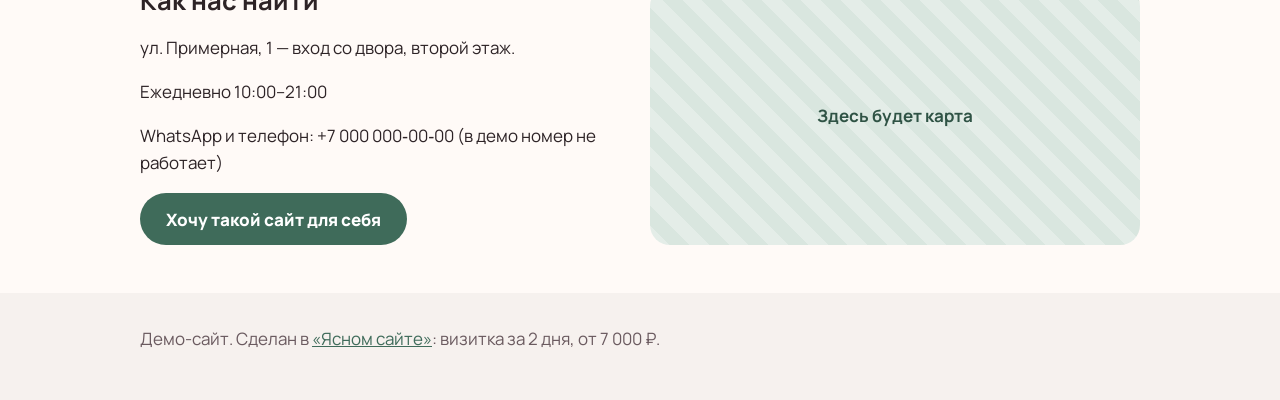
<file: demo-salon.html>
<!DOCTYPE html>
<html lang="ru">
<head>
  <meta charset="utf-8">
  <meta name="viewport" content="width=device-width, initial-scale=1">
  <title>Демо: студия красоты «Мята» — Ясный сайт</title>
  <meta name="description" content="Демо-пример сайта-визитки для студии красоты. Бизнес вымышленный, сайт показывает, как может выглядеть ваш.">
  <meta name="robots" content="noindex">
  <meta name="theme-color" content="#f6f1ee">
  <link rel="icon" href="favicon.svg" type="image/svg+xml">
  <style>
    @font-face { font-family: "Manrope"; font-weight: 200 800; font-display: swap; src: url("manrope-cyrillic-wght-normal.woff2") format("woff2"); unicode-range: U+0301, U+0400-045F, U+0490-0491, U+04B0-04B1, U+2116; }
    @font-face { font-family: "Manrope"; font-weight: 200 800; font-display: swap; src: url("manrope-latin-wght-normal.woff2") format("woff2"); unicode-range: U+0000-00FF, U+2000-206F; }
    @font-face { font-family: "Manrope"; font-weight: 200 800; font-display: swap; src: url("manrope-latin-ext-wght-normal.woff2") format("woff2"); unicode-range: U+20A0-20C0; }
    :root { --bg: #f6f1ee; --card: #fffaf7; --text: #2d2326; --muted: #6a5a5f; --accent: #3f6b5a; --accent-dark: #2f5345; --soft: #e4ede8; --rose: #ecd5cf; --line: #e6dad5; }
    *, *::before, *::after { box-sizing: border-box; }
    body { margin: 0; background: var(--bg); color: var(--text); font: 17px/1.6 "Manrope", system-ui, sans-serif; }
    a { color: var(--accent); }
    h1, h2, h3 { line-height: 1.2; margin: 0 0 .5em; }
    .wrap { max-width: 1040px; margin: 0 auto; padding: 0 20px; }
    .demo-bar { background: #1e3a5f; color: #f4f6f9; font-size: 1rem; }
    .demo-bar .wrap { display: flex; flex-wrap: wrap; gap: 4px 16px; align-items: center; justify-content: space-between; padding-top: 10px; padding-bottom: 10px; }
    .demo-bar p { margin: 0; }
    .demo-bar a { color: #f5bd66; font-weight: 700; display: inline-flex; align-items: center; min-height: 44px; }
    header.top { padding: 20px 0; }
    .brand { font-weight: 800; font-size: 1.3rem; letter-spacing: .02em; }
    .hero { display: grid; gap: 32px; padding-top: 24px; padding-bottom: 56px; align-items: center; }
    .hero h1 { font-size: clamp(2rem, 7vw, 3.2rem); }
    .hero p { color: var(--muted); font-size: 1.1rem; }
    .btn { display: inline-flex; align-items: center; justify-content: center; min-height: 52px; padding: 12px 26px; border-radius: 999px; background: var(--accent); color: #fff; font-weight: 800; text-decoration: none; }
    .btn:hover { background: var(--accent-dark); color: #fff; }
    .photo { aspect-ratio: 4 / 5; border-radius: 28px; background: linear-gradient(160deg, var(--rose), var(--soft)); display: grid; place-items: center; color: var(--muted); font-weight: 600; }
    section { padding: 48px 0; }
    .alt { background: var(--card); }
    .prices { list-style: none; padding: 0; margin: 0; display: grid; gap: 4px; }
    .prices li { display: flex; justify-content: space-between; gap: 16px; padding: 14px 0; border-bottom: 1px solid var(--line); }
    .prices small { display: block; color: var(--muted); font-size: 1rem; }
    .prices b { white-space: nowrap; }
    .gallery { display: grid; grid-template-columns: repeat(3, 1fr); gap: 10px; }
    .gallery span { aspect-ratio: 1; border-radius: 16px; background: var(--rose); }
    .gallery span:nth-child(even) { background: var(--soft); }
    .info { display: grid; gap: 20px; }
    .map { min-height: 220px; border-radius: 20px; background: repeating-linear-gradient(45deg, var(--soft) 0 14px, #d9e6df 14px 28px); display: grid; place-items: center; color: var(--accent-dark); font-weight: 700; }
    footer { padding: 32px 0 48px; color: var(--muted); }
    @media (min-width: 760px) {
      .hero { grid-template-columns: 1.1fr .9fr; }
      .info { grid-template-columns: 1fr 1fr; }
      .gallery { grid-template-columns: repeat(6, 1fr); }
    }
  </style>
</head>
<body>
<div class="demo-bar">
  <div class="wrap">
    <p>Это демо сайта-визитки от «Ясного сайта». Студия вымышленная.</p>
    <a href="index.html#order">Хочу такой сайт →</a>
  </div>
</div>

<header class="top"><div class="wrap"><span class="brand">МЯТА · студия красоты</span></div></header>

<main>
  <div class="wrap hero">
    <div>
      <h1>Маникюр и брови в двух минутах от метро</h1>
      <p>Покрытие держится до трёх недель. Работаем с 10:00 до 21:00 без выходных.</p>
      <a class="btn" href="#contacts">Записаться в WhatsApp</a>
    </div>
    <div class="photo" role="img" aria-label="Место для фото интерьера студии">Здесь будет ваше фото</div>
  </div>

  <section class="alt" id="prices" aria-labelledby="prices-h">
    <div class="wrap">
      <h2 id="prices-h">Услуги и цены</h2>
      <ul class="prices">
        <li><span>Маникюр с покрытием<small>гель-лак, любой цвет</small></span><b>2 500 ₽</b></li>
        <li><span>Маникюр без покрытия<small>обработка и форма</small></span><b>1 400 ₽</b></li>
        <li><span>Педикюр с покрытием<small>стопы и пальцы</small></span><b>3 200 ₽</b></li>
        <li><span>Коррекция и окрашивание бровей<small>подбор формы и цвета</small></span><b>1 600 ₽</b></li>
      </ul>
    </div>
  </section>

  <section aria-labelledby="works-h">
    <div class="wrap">
      <h2 id="works-h">Наши работы</h2>
      <div class="gallery" role="img" aria-label="Место для галереи работ: шесть фото"><span></span><span></span><span></span><span></span><span></span><span></span></div>
    </div>
  </section>

  <section class="alt" id="contacts" aria-labelledby="contacts-h">
    <div class="wrap info">
      <div>
        <h2 id="contacts-h">Как нас найти</h2>
        <p>ул. Примерная, 1 — вход со двора, второй этаж.</p>
        <p>Ежедневно 10:00–21:00</p>
        <p>WhatsApp и телефон: +7&nbsp;000&nbsp;000&#8209;00&#8209;00 (в демо номер не работает)</p>
        <a class="btn" href="index.html#order">Хочу такой сайт для себя</a>
      </div>
      <div class="map" role="img" aria-label="Место для карты проезда">Здесь будет карта</div>
    </div>
  </section>
</main>

<footer><div class="wrap">Демо-сайт. Сделан в <a href="index.html">«Ясном сайте»</a>: визитка за 2 дня, от 7&nbsp;000&nbsp;₽.</div></footer>
</body>
</html>
</file>
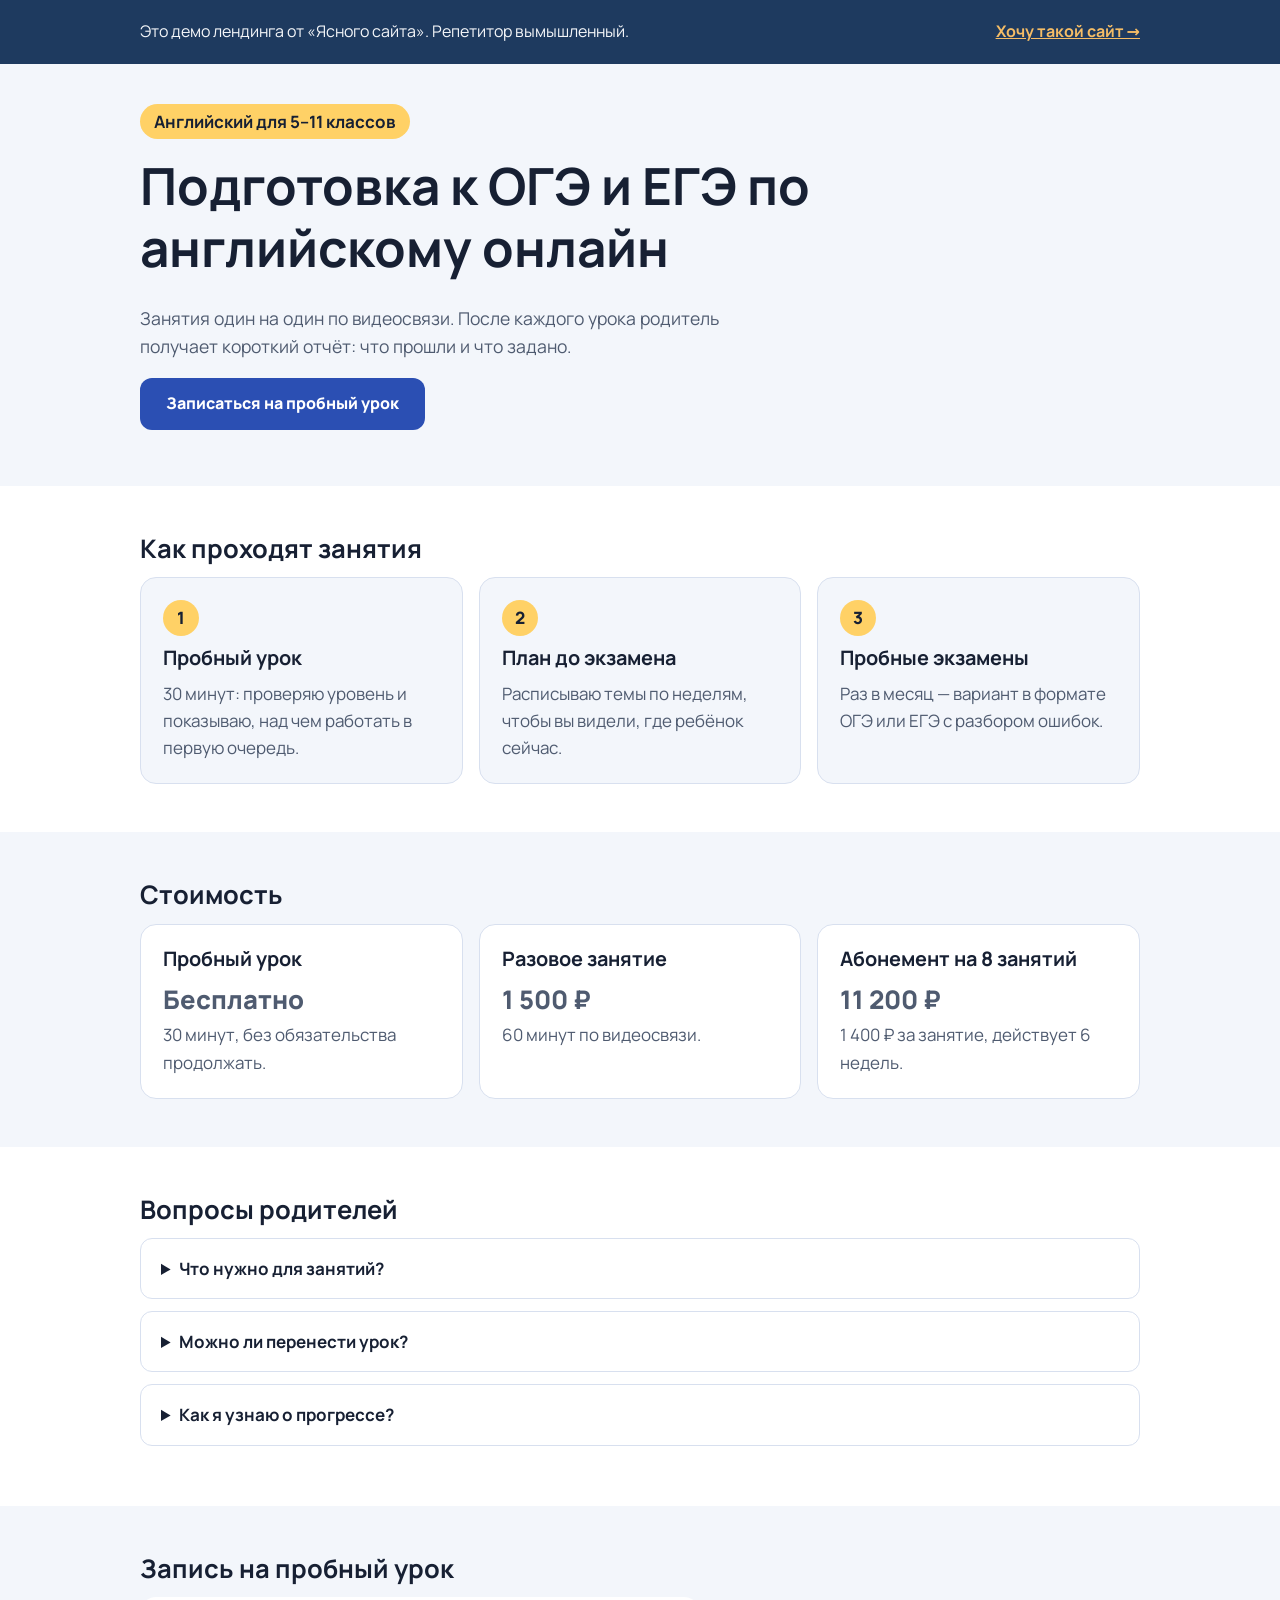
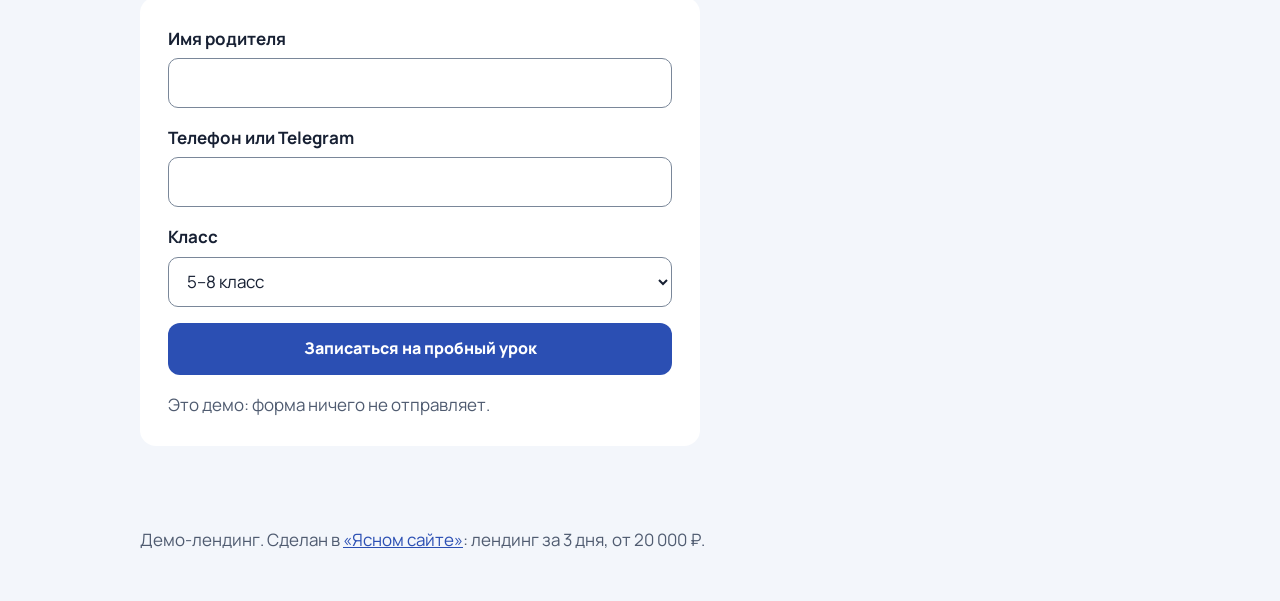
<file: demo-tutor.html>
<!DOCTYPE html>
<html lang="ru">
<head>
  <meta charset="utf-8">
  <meta name="viewport" content="width=device-width, initial-scale=1">
  <title>Демо: репетитор английского — Ясный сайт</title>
  <meta name="description" content="Демо-пример лендинга для репетитора английского. Репетитор вымышленный, сайт показывает, как может выглядеть ваш.">
  <meta name="robots" content="noindex">
  <meta name="theme-color" content="#f3f6fb">
  <link rel="icon" href="favicon.svg" type="image/svg+xml">
  <style>
    @font-face { font-family: "Manrope"; font-weight: 200 800; font-display: swap; src: url("manrope-cyrillic-wght-normal.woff2") format("woff2"); unicode-range: U+0301, U+0400-045F, U+0490-0491, U+04B0-04B1, U+2116; }
    @font-face { font-family: "Manrope"; font-weight: 200 800; font-display: swap; src: url("manrope-latin-wght-normal.woff2") format("woff2"); unicode-range: U+0000-00FF, U+2000-206F; }
    @font-face { font-family: "Manrope"; font-weight: 200 800; font-display: swap; src: url("manrope-latin-ext-wght-normal.woff2") format("woff2"); unicode-range: U+20A0-20C0; }
    :root { --bg: #f3f6fb; --card: #fff; --text: #172033; --muted: #4f5b70; --accent: #2b4fb3; --accent-dark: #1f3d8c; --sun: #ffd166; --soft: #e3eafa; --line: #d8e0ef; }
    *, *::before, *::after { box-sizing: border-box; }
    body { margin: 0; background: var(--bg); color: var(--text); font: 17px/1.6 "Manrope", system-ui, sans-serif; }
    a { color: var(--accent); }
    h1, h2, h3 { line-height: 1.2; margin: 0 0 .5em; }
    .wrap { max-width: 1040px; margin: 0 auto; padding: 0 20px; }
    .demo-bar { background: #1e3a5f; color: #f4f6f9; font-size: 1rem; }
    .demo-bar .wrap { display: flex; flex-wrap: wrap; gap: 4px 16px; align-items: center; justify-content: space-between; padding-top: 10px; padding-bottom: 10px; }
    .demo-bar p { margin: 0; }
    .demo-bar a { color: #f5bd66; font-weight: 700; display: inline-flex; align-items: center; min-height: 44px; }
    .hero { padding-top: 40px; padding-bottom: 56px; }
    .tag { display: inline-block; background: var(--sun); border-radius: 999px; padding: 4px 14px; font-weight: 700; }
    .hero h1 { font-size: clamp(2rem, 6.5vw, 3.2rem); margin-top: 16px; max-width: 16em; }
    .hero p { color: var(--muted); font-size: 1.1rem; max-width: 36em; }
    .btn { display: inline-flex; align-items: center; justify-content: center; min-height: 52px; padding: 12px 26px; border: 0; border-radius: 12px; background: var(--accent); color: #fff; font: 800 1rem/1.2 "Manrope", sans-serif; text-decoration: none; cursor: pointer; }
    .btn:hover { background: var(--accent-dark); color: #fff; }
    section { padding: 48px 0; }
    .alt { background: var(--card); }
    .cards { display: grid; gap: 16px; }
    .card { background: var(--card); border: 1px solid var(--line); border-radius: 16px; padding: 22px; }
    .alt .card { background: var(--bg); }
    .card p { margin: 0; color: var(--muted); }
    .num { display: inline-grid; place-items: center; width: 36px; height: 36px; border-radius: 50%; background: var(--sun); font-weight: 800; margin-bottom: 10px; }
    .price { font-size: 1.6rem; font-weight: 800; margin: 4px 0 8px; }
    details { background: var(--card); border: 1px solid var(--line); border-radius: 12px; margin-bottom: 12px; }
    summary { cursor: pointer; padding: 16px 20px; font-weight: 700; }
    details p { margin: 0; padding: 0 20px 16px; color: var(--muted); }
    form { background: var(--card); border-radius: 16px; padding: 24px 20px; display: grid; gap: 16px; max-width: 560px; }
    label { font-weight: 700; display: block; margin-bottom: 6px; }
    input, select { width: 100%; font: inherit; min-height: 50px; padding: 10px 14px; border: 1.5px solid #7a8799; border-radius: 10px; background: #fff; color: var(--text); }
    .note { margin: 0; color: var(--muted); }
    .status { margin: 0; font-weight: 700; color: var(--accent-dark); }
    .status:empty { display: none; }
    footer { padding: 32px 0 48px; color: var(--muted); }
    @media (min-width: 760px) { .cards { grid-template-columns: repeat(3, 1fr); } form { padding: 28px; } }
  </style>
</head>
<body>
<div class="demo-bar">
  <div class="wrap">
    <p>Это демо лендинга от «Ясного сайта». Репетитор вымышленный.</p>
    <a href="index.html#order">Хочу такой сайт →</a>
  </div>
</div>

<main>
  <div class="wrap hero">
    <span class="tag">Английский для 5–11 классов</span>
    <h1>Подготовка к ОГЭ и ЕГЭ по английскому онлайн</h1>
    <p>Занятия один на один по видеосвязи. После каждого урока родитель получает короткий отчёт: что прошли и что задано.</p>
    <a class="btn" href="#trial">Записаться на пробный урок</a>
  </div>

  <section class="alt" aria-labelledby="how-h">
    <div class="wrap">
      <h2 id="how-h">Как проходят занятия</h2>
      <div class="cards">
        <div class="card"><span class="num">1</span><h3>Пробный урок</h3><p>30 минут: проверяю уровень и показываю, над чем работать в первую очередь.</p></div>
        <div class="card"><span class="num">2</span><h3>План до экзамена</h3><p>Расписываю темы по неделям, чтобы вы видели, где ребёнок сейчас.</p></div>
        <div class="card"><span class="num">3</span><h3>Пробные экзамены</h3><p>Раз в месяц — вариант в формате ОГЭ или ЕГЭ с разбором ошибок.</p></div>
      </div>
    </div>
  </section>

  <section aria-labelledby="price-h">
    <div class="wrap">
      <h2 id="price-h">Стоимость</h2>
      <div class="cards">
        <div class="card"><h3>Пробный урок</h3><p class="price">Бесплатно</p><p>30 минут, без обязательства продолжать.</p></div>
        <div class="card"><h3>Разовое занятие</h3><p class="price">1 500 ₽</p><p>60 минут по видеосвязи.</p></div>
        <div class="card"><h3>Абонемент на 8 занятий</h3><p class="price">11 200 ₽</p><p>1 400 ₽ за занятие, действует 6 недель.</p></div>
      </div>
    </div>
  </section>

  <section class="alt" aria-labelledby="faq-h">
    <div class="wrap">
      <h2 id="faq-h">Вопросы родителей</h2>
      <details><summary>Что нужно для занятий?</summary><p>Компьютер или планшет с камерой и наушники. Учебники не покупаем — материалы присылаю сама.</p></details>
      <details><summary>Можно ли перенести урок?</summary><p>Да, если предупредить за 12 часов. Урок переносится без оплаты.</p></details>
      <details><summary>Как я узнаю о прогрессе?</summary><p>После каждого урока — отчёт в мессенджере, раз в месяц — результат пробного экзамена.</p></details>
    </div>
  </section>

  <section id="trial" aria-labelledby="trial-h">
    <div class="wrap">
      <h2 id="trial-h">Запись на пробный урок</h2>
      <form id="demo-form" novalidate>
        <div><label for="d-name">Имя родителя</label><input id="d-name" name="name" type="text" autocomplete="name"></div>
        <div><label for="d-contact">Телефон или Telegram</label><input id="d-contact" name="contact" type="text" autocomplete="tel"></div>
        <div><label for="d-grade">Класс</label>
          <select id="d-grade" name="grade"><option>5–8 класс</option><option>9 класс, ОГЭ</option><option>10–11 класс, ЕГЭ</option></select>
        </div>
        <button class="btn" type="submit">Записаться на пробный урок</button>
        <p class="note">Это демо: форма ничего не отправляет.</p>
        <p class="status" id="d-status" role="status"></p>
      </form>
    </div>
  </section>
</main>

<footer><div class="wrap">Демо-лендинг. Сделан в <a href="index.html">«Ясном сайте»</a>: лендинг за 3 дня, от 20&nbsp;000&nbsp;₽.</div></footer>
<script>
  document.getElementById('demo-form').addEventListener('submit', function (e) {
    e.preventDefault();
    document.getElementById('d-status').textContent = 'В настоящем сайте здесь заявка ушла бы репетитору в Telegram или на почту.';
  });
</script>
</body>
</html>
</file>
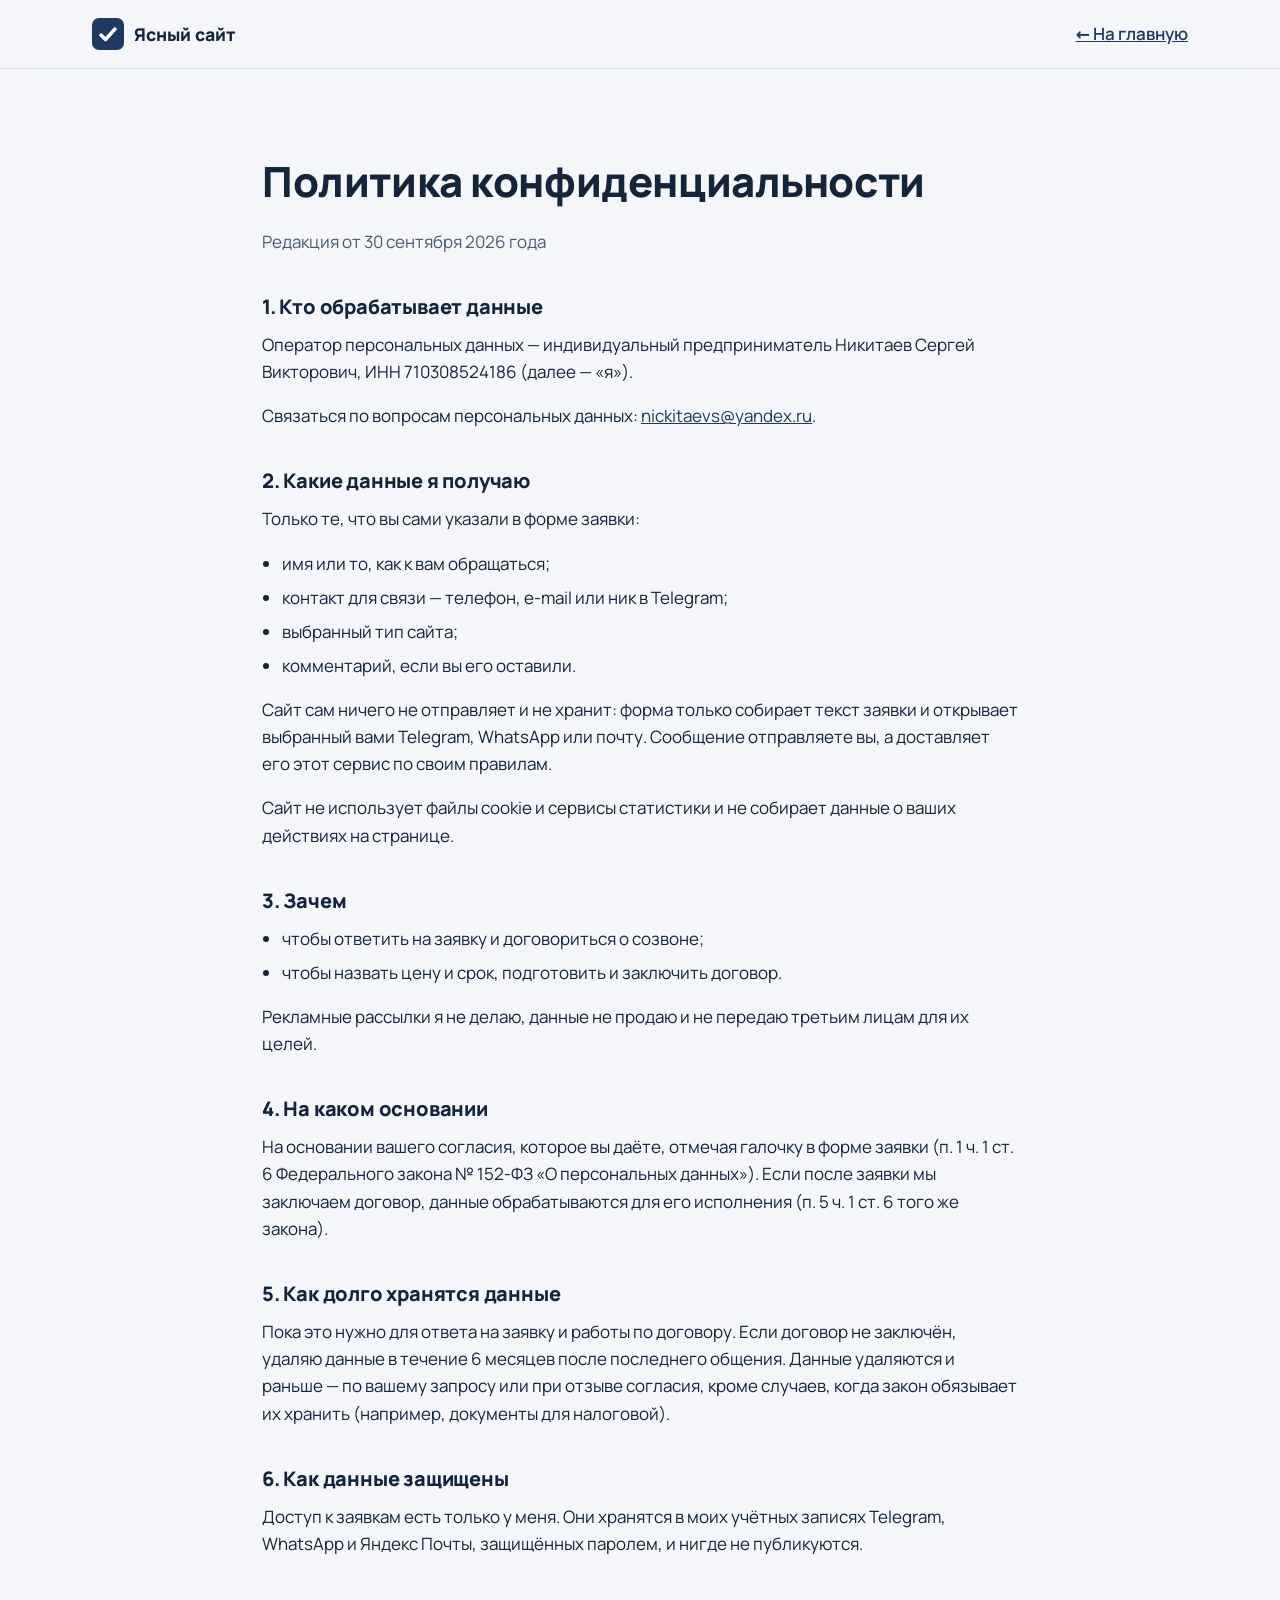
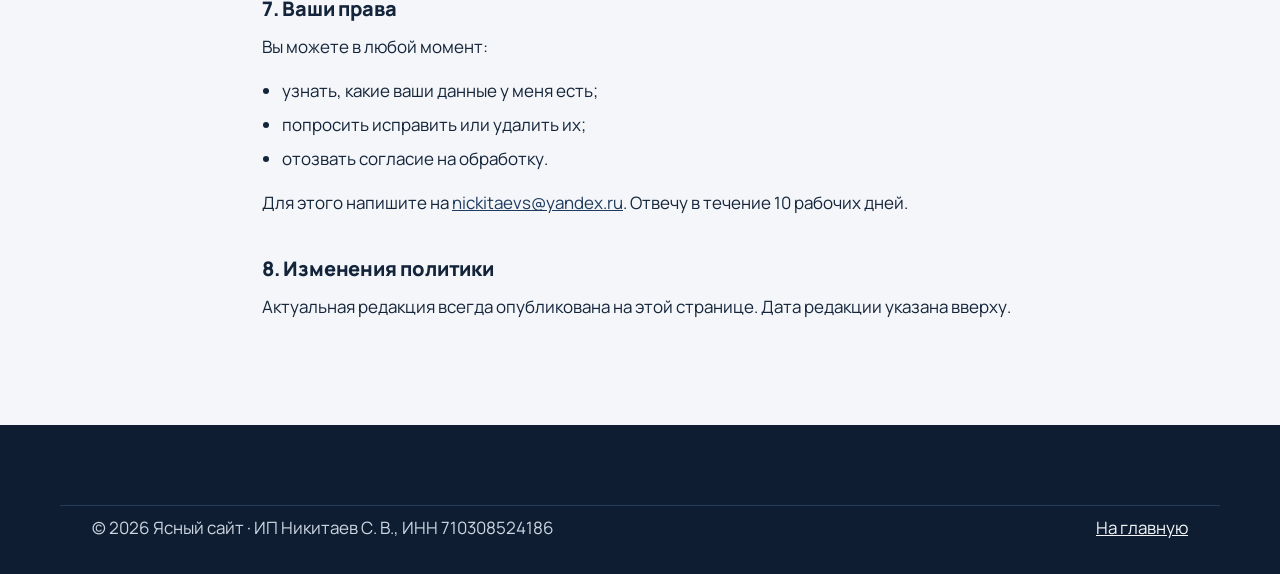
<file: privacy.html>
<!DOCTYPE html>
<html lang="ru">
<head>
  <meta charset="utf-8">
  <meta name="viewport" content="width=device-width, initial-scale=1">
  <title>Политика конфиденциальности — Ясный сайт</title>
  <meta name="description" content="Как ИП Никитаев С. В. обрабатывает персональные данные, которые вы оставляете в форме заявки на сайте «Ясный сайт».">
  <meta name="theme-color" content="#f4f6f9">
  <link rel="icon" href="favicon.svg" type="image/svg+xml">
  <link rel="stylesheet" href="style.css">
</head>
<body>
<a class="skip" href="#main">Перейти к содержанию</a>

<header class="header">
  <div class="container header__inner">
    <a class="logo" href="index.html" aria-label="Ясный сайт — на главную">
      <img src="favicon.svg" alt="" width="32" height="32">
      <span>Ясный сайт</span>
    </a>
    <a class="link-more" href="index.html">← На главную</a>
  </div>
</header>

<main id="main" class="section">
  <article class="container container--narrow legal">
    <h1>Политика конфиденциальности</h1>
    <p class="legal__date">Редакция от 30 сентября 2026 года</p>

    <h2>1. Кто обрабатывает данные</h2>
    <p>Оператор персональных данных — индивидуальный предприниматель Никитаев Сергей Викторович, ИНН 710308524186 (далее — «я»).</p>
    <p>Связаться по вопросам персональных данных: <a href="mailto:nickitaevs@yandex.ru">nickitaevs@yandex.ru</a>.</p>

    <h2>2. Какие данные я получаю</h2>
    <p>Только те, что вы сами указали в форме заявки:</p>
    <ul>
      <li>имя или то, как к вам обращаться;</li>
      <li>контакт для связи — телефон, e-mail или ник в Telegram;</li>
      <li>выбранный тип сайта;</li>
      <li>комментарий, если вы его оставили.</li>
    </ul>
    <p>Сайт сам ничего не отправляет и не хранит: форма только собирает текст заявки и открывает выбранный вами Telegram, WhatsApp или почту. Сообщение отправляете вы, а доставляет его этот сервис по своим правилам.</p>
    <p>Сайт не использует файлы cookie и сервисы статистики и не собирает данные о ваших действиях на странице.</p>

    <h2>3. Зачем</h2>
    <ul>
      <li>чтобы ответить на заявку и договориться о созвоне;</li>
      <li>чтобы назвать цену и срок, подготовить и заключить договор.</li>
    </ul>
    <p>Рекламные рассылки я не делаю, данные не продаю и не передаю третьим лицам для их целей.</p>

    <h2>4. На каком основании</h2>
    <p>На основании вашего согласия, которое вы даёте, отмечая галочку в форме заявки (п. 1 ч. 1 ст. 6 Федерального закона № 152-ФЗ «О персональных данных»). Если после заявки мы заключаем договор, данные обрабатываются для его исполнения (п. 5 ч. 1 ст. 6 того же закона).</p>

    <h2>5. Как долго хранятся данные</h2>
    <p>Пока это нужно для ответа на заявку и работы по договору. Если договор не заключён, удаляю данные в течение 6 месяцев после последнего общения. Данные удаляются и раньше — по вашему запросу или при отзыве согласия, кроме случаев, когда закон обязывает их хранить (например, документы для налоговой).</p>

    <h2>6. Как данные защищены</h2>
    <p>Доступ к заявкам есть только у меня. Они хранятся в моих учётных записях Telegram, WhatsApp и Яндекс Почты, защищённых паролем, и нигде не публикуются.</p>

    <h2>7. Ваши права</h2>
    <p>Вы можете в любой момент:</p>
    <ul>
      <li>узнать, какие ваши данные у меня есть;</li>
      <li>попросить исправить или удалить их;</li>
      <li>отозвать согласие на обработку.</li>
    </ul>
    <p>Для этого напишите на <a href="mailto:nickitaevs@yandex.ru">nickitaevs@yandex.ru</a>. Отвечу в течение 10 рабочих дней.</p>

    <h2>8. Изменения политики</h2>
    <p>Актуальная редакция всегда опубликована на этой странице. Дата редакции указана вверху.</p>
  </article>
</main>

<footer class="footer">
  <div class="container footer__bottom">
    <p>© <span id="year">2026</span> Ясный сайт · ИП Никитаев С.&nbsp;В., ИНН 710308524186</p>
    <a href="index.html">На главную</a>
  </div>
</footer>
</body>
</html>
</file>
<file: style.css>
/* Шрифт Manrope лежит рядом с сайтом (файлы manrope-*.woff2, лицензия SIL OFL 1.1 — OFL.txt).
   Вариативный: один файл на набор символов покрывает насыщенность 200–800. */
@font-face {
  font-family: "Manrope"; font-style: normal; font-weight: 200 800; font-display: swap;
  src: url("manrope-cyrillic-wght-normal.woff2") format("woff2");
  unicode-range: U+0301, U+0400-045F, U+0490-0491, U+04B0-04B1, U+2116;
}
@font-face {
  font-family: "Manrope"; font-style: normal; font-weight: 200 800; font-display: swap;
  src: url("manrope-latin-wght-normal.woff2") format("woff2");
  unicode-range: U+0000-00FF, U+0131, U+0152-0153, U+02BB-02BC, U+02C6, U+02DA, U+02DC, U+0304, U+0308, U+0329, U+2000-206F, U+20AC, U+2122, U+2191, U+2193, U+2212, U+2215, U+FEFF, U+FFFD;
}
@font-face {
  font-family: "Manrope"; font-style: normal; font-weight: 200 800; font-display: swap;
  src: url("manrope-latin-ext-wght-normal.woff2") format("woff2");
  unicode-range: U+0100-02BA, U+02BD-02C5, U+02C7-02CC, U+02CE-02D7, U+02DD-02FF, U+0304, U+0308, U+0329, U+1D00-1DBF, U+1E00-1E9F, U+1EF2-1EFF, U+2020, U+20A0-20AB, U+20AD-20C0, U+2113, U+2C60-2C7F, U+A720-A7FF;
}

:root {
  /* Палитра из трёх цветов; остальные значения — их светлые и тёмные оттенки.
     Светлый серо-голубой #f4f6f9 — фон. Тёмно-синий #1e3a5f — текст, ссылки, тёмные блоки.
     Янтарный #f2a93b — только главная кнопка и мелкие акценты. */
  --bg: #f4f6f9;
  --surface: #ffffff;
  --alt: #e8edf3;
  --line: #d5dde7;
  --text: #14243a;
  --muted: #4a5a6e;
  --accent: #1e3a5f;
  --accent-dark: #152b47;
  --accent-soft: #e2e9f2;
  --dark: #142842;
  --darker: #0e1d31;
  --on-dark: #f4f6f9;
  --on-dark-muted: #cdd6e2;
  --cta: #f2a93b;
  --cta-dark: #e39a2b;
  --cta-border: #b8741a;
  --cta-soft: #fcebd0;
  --warm: #f5bd66;
  --ph-bg: #fff4d6;
  --ph-text: #6b4100;
  --error: #8a4b00;
  --ok: #1e3a5f;
  --radius: 16px;
  --shadow: 0 1px 2px rgba(20, 40, 66, .06), 0 8px 24px rgba(20, 40, 66, .07);
  --font: "Manrope", system-ui, -apple-system, "Segoe UI", Roboto, sans-serif;
}

*, *::before, *::after { box-sizing: border-box; }
html { scroll-behavior: smooth; scroll-padding-top: 80px; -webkit-text-size-adjust: 100%; }
body {
  margin: 0;
  background: var(--bg);
  color: var(--text);
  font-family: var(--font);
  font-size: 17px;
  line-height: 1.6;
  overflow-wrap: break-word;
}
img, svg { max-width: 100%; display: block; }
h1, h2, h3 { line-height: 1.2; margin: 0 0 .5em; letter-spacing: -.01em; }
h1 { font-size: clamp(2rem, 6vw, 3.4rem); font-weight: 800; }
h2 { font-size: clamp(1.6rem, 4.5vw, 2.4rem); font-weight: 800; }
h3 { font-size: 1.2rem; font-weight: 800; }
p { margin: 0 0 1em; }
a { color: var(--accent); }
a:hover { color: var(--accent-dark); }
:focus-visible { outline: 3px solid var(--accent); outline-offset: 3px; border-radius: 4px; }

.container { width: 100%; max-width: 1160px; margin: 0 auto; padding: 0 20px; }
.container--narrow { max-width: 820px; }
.skip { position: absolute; left: -9999px; top: 8px; background: var(--surface); padding: 8px 16px; z-index: 100; }
.skip:focus { left: 8px; }

/* Заглушки, которые нужно заменить перед запуском — видны сразу */
.ph { background: var(--ph-bg); color: var(--ph-text); border: 1px dashed #d99a1e; border-radius: 6px; padding: 0 .3em; font-weight: 600; }

/* Кнопки */
.btn {
  display: inline-flex; align-items: center; justify-content: center;
  min-height: 52px; padding: 12px 26px; border-radius: 12px;
  font: 800 1rem/1.2 var(--font); text-decoration: none; text-align: center;
  border: 2px solid transparent; cursor: pointer;
  transition: background-color .2s, color .2s, border-color .2s, transform .2s;
}
.btn--primary { background: var(--accent); color: #fff; }
.btn--primary:hover { background: var(--accent-dark); color: #fff; }
/* Главный призыв «Обсудить мой сайт» — единственный элемент этого цвета на странице */
.btn--cta { background: var(--cta); color: var(--text); border-color: var(--cta-border); box-shadow: 0 6px 18px rgba(242, 169, 59, .35); }
.btn--cta:hover { background: var(--cta-dark); color: var(--text); box-shadow: 0 8px 22px rgba(184, 116, 26, .35); }
.btn--cta:focus-visible { outline-color: var(--accent); }
.btn--lg { min-height: 58px; padding: 14px 28px; font-size: 1.0625rem; gap: 10px; }
.btn__arrow { width: 20px; height: 20px; flex: none; fill: none; stroke: currentColor; stroke-width: 2.5; stroke-linecap: round; stroke-linejoin: round; transition: transform .2s; }
.btn:hover .btn__arrow { transform: translateX(3px); }
.link-more { display: inline-flex; align-items: center; min-height: 44px; font-weight: 600; }
.cta-note { color: var(--muted); font-size: 1rem; margin: 0; flex-basis: 100%; }
.btn--ghost { background: transparent; color: var(--accent); border-color: var(--accent); }
.btn--ghost:hover { background: var(--accent-soft); color: var(--accent-dark); }
.btn--sm { min-height: 44px; padding: 8px 16px; white-space: nowrap; }
.btn--light { background: transparent; border-color: var(--on-dark-muted); }
.cta__text .btn--light { color: #fff; text-decoration: none; }
.cta__text .btn--light:hover { background: rgba(255, 255, 255, .1); color: #fff; }
.only-narrow { display: none; }
.btn--block { width: 100%; }
.btn:active { transform: translateY(1px); }

/* Шапка */
.header { position: sticky; top: 0; z-index: 50; background: rgba(244, 246, 249, .92); backdrop-filter: blur(8px); border-bottom: 1px solid var(--line); }
.header__inner { display: flex; align-items: center; justify-content: space-between; gap: 16px; min-height: 60px; }
.logo { display: flex; align-items: center; gap: 10px; min-height: 44px; white-space: nowrap; font-weight: 800; font-size: 1.1rem; color: var(--text); text-decoration: none; }
.nav { display: none; gap: 28px; }
.nav a { color: var(--text); text-decoration: none; font-weight: 600; }
.nav a:hover { color: var(--accent); }

/* Первый экран */
.hero { padding: 32px 0 56px; }
.hero__grid { display: grid; grid-template-columns: minmax(0, 1fr); gap: 40px; align-items: center; }
.hero__text { min-width: 0; }
.eyebrow { display: inline-block; background: var(--accent-soft); color: var(--accent-dark); font-weight: 600; border-radius: 999px; padding: 6px 14px; font-size: 1rem; }
.lead { font-size: 1.15rem; color: var(--muted); max-width: 36em; }
.hero__actions { display: flex; flex-wrap: wrap; align-items: center; gap: 8px 28px; margin: 28px 0; }
.hero__actions .btn { flex: 1 1 260px; max-width: 360px; }
.hero__facts { list-style: none; padding: 0; margin: 0; display: grid; grid-template-columns: repeat(3, 1fr); gap: 12px; }
.hero__facts li { background: var(--surface); border: 1px solid var(--line); border-radius: 12px; padding: 12px; }
.hero__facts strong { display: block; font-size: 1.3rem; line-height: 1.2; margin-bottom: 4px; color: var(--accent); }
.hero__facts span { display: block; color: var(--muted); font-size: 1rem; line-height: 1.3; }

.hero__visual { position: relative; max-width: 520px; width: 100%; margin: 0 auto; }
.mock { background: var(--surface); border-radius: var(--radius); box-shadow: var(--shadow); border: 1px solid var(--line); overflow: hidden; }
.mock__bar { display: flex; gap: 6px; padding: 12px 14px; background: var(--alt); }
.mock__bar i { width: 10px; height: 10px; border-radius: 50%; background: var(--line); }
.mock__body { padding: 24px; }
.mock__line { height: 12px; border-radius: 6px; background: var(--line); margin-bottom: 12px; }
.mock__line--title { height: 22px; width: 75%; background: var(--text); opacity: .85; }
.mock__line--short { width: 55%; }
.mock__btn { width: 140px; height: 36px; border-radius: 10px; background: var(--cta); margin: 20px 0; }
.mock__cards { display: grid; grid-template-columns: repeat(3, 1fr); gap: 10px; }
.mock__cards span { height: 64px; border-radius: 10px; background: var(--accent-soft); }
.mock__cards span:nth-child(2) { background: var(--cta-soft); }
.timeline { list-style: none; padding: 16px 18px; margin: -24px 16px 0; position: relative; background: var(--dark); color: var(--on-dark); border-radius: 14px; display: grid; gap: 6px; }
.timeline b { color: var(--warm); margin-right: 8px; }

/* Секции */
.section { padding: 56px 0; }
.section--alt { background: var(--alt); }
.section__lead { color: var(--muted); max-width: 40em; margin-bottom: 32px; }

/* Боли → решения */
.pains { list-style: none; padding: 0; margin: 24px 0 0; display: grid; gap: 16px; }
.pain { background: var(--surface); border: 1px solid var(--line); border-radius: var(--radius); padding: 20px 22px; }
.pain__problem { color: var(--muted); padding-left: 30px; position: relative; margin-bottom: .6em; }
.pain__problem::before { content: "✕"; position: absolute; left: 0; color: var(--error); font-weight: 800; }
.pain__solution { font-weight: 600; padding-left: 30px; position: relative; margin: 0; }
.pain__solution::before { content: "✓"; position: absolute; left: 0; color: var(--ok); font-weight: 800; }

/* Тарифы */
.plans { display: grid; gap: 20px; }
.plan { background: var(--surface); border: 1px solid var(--line); border-radius: var(--radius); padding: 28px 24px; display: flex; flex-direction: column; box-shadow: var(--shadow); }
.plan--accent { border: 2px solid var(--accent); }
.plan__badge { align-self: flex-start; background: var(--accent); color: #fff; border-radius: 999px; padding: 4px 12px; font-weight: 600; font-size: 1rem; }
.plan__for { color: var(--muted); }
.plan__price { font-size: 1.6rem; line-height: 1.2; font-weight: 800; margin: 8px 0 4px; }
.plan__term { color: var(--muted); font-weight: 600; }
.checks { list-style: none; padding: 0; margin: 0 0 24px; flex: 1; }
.checks li { padding-left: 30px; position: relative; margin-bottom: 10px; }
.checks li::before { content: ""; position: absolute; left: 0; top: .35em; width: 18px; height: 18px; border-radius: 50%; background: var(--accent-soft) url("data:image/svg+xml,%3Csvg xmlns='http://www.w3.org/2000/svg' viewBox='0 0 24 24'%3E%3Cpath d='M6 12l4 4 8-8' fill='none' stroke='%231e3a5f' stroke-width='3' stroke-linecap='round' stroke-linejoin='round'/%3E%3C/svg%3E") center/12px no-repeat; }
.extras-grid { display: grid; gap: 16px; margin-top: 28px; }
.extras-grid .extras { margin-top: 0; }
.extras p { margin: 0 0 .75em; }
.extras p:last-child { margin-bottom: 0; }
.extras { background: var(--surface); border-radius: var(--radius); padding: 24px; border: 1px solid var(--line); }
.extras ul { margin: 0; padding-left: 1.2em; }
.extras li { margin-bottom: 8px; }

/* Шаги */
.steps { list-style: none; padding: 0; margin: 0; display: grid; gap: 16px; counter-reset: step; }
.step { position: relative; background: var(--surface); border: 1px solid var(--line); border-radius: var(--radius); padding: 20px 20px 20px 64px; counter-increment: step; }
.step::before { content: counter(step); position: absolute; left: 16px; top: 20px; width: 34px; height: 34px; border-radius: 50%; background: var(--accent); color: #fff; font-weight: 800; display: grid; place-items: center; }
.step__when { display: inline-block; font-weight: 600; color: var(--accent-dark); margin-bottom: 4px; }
.step p { margin: 0; color: var(--muted); }

/* Портфолио */
.works { display: grid; gap: 20px; }
.work h3 { margin-top: 16px; }
.work p { color: var(--muted); }
.work__preview { position: relative; aspect-ratio: 4 / 3; border-radius: var(--radius); padding: 28px 24px; overflow: hidden; box-shadow: var(--shadow); }
.work__tag { position: absolute; top: 12px; right: 12px; background: var(--dark); color: var(--on-dark); font-size: .875rem; font-weight: 600; padding: 2px 10px; border-radius: 999px; }
.wp-title { height: 20px; width: 70%; border-radius: 6px; background: currentColor; margin-bottom: 12px; }
.wp-line { height: 10px; width: 50%; border-radius: 5px; background: currentColor; opacity: .4; }
.wp-btn { width: 96px; height: 28px; border-radius: 8px; margin: 18px 0; background: currentColor; opacity: .9; }
.wp-row { display: flex; gap: 10px; }
.wp-row span { flex: 1; height: 56px; border-radius: 8px; background: currentColor; opacity: .18; }
.work__preview--salon { background: linear-gradient(135deg, #fdf1dc, #f8dfb5); color: var(--error); }
.work__preview--tutor { background: linear-gradient(135deg, #e6edf5, #d2dded); color: var(--accent); }
.work__preview--cafe { background: linear-gradient(135deg, #eef1f5, #dde3eb); color: var(--dark); }

/* Почему я */
.why { display: grid; gap: 16px; }
.why__item { background: var(--surface); border: 1px solid var(--line); border-radius: var(--radius); padding: 24px; }
.why__item p { margin: 0; color: var(--muted); }
.icon { width: 40px; height: 40px; padding: 8px; border-radius: 10px; background: var(--accent-soft); fill: none; stroke: var(--accent); stroke-width: 2; stroke-linecap: round; stroke-linejoin: round; margin-bottom: 14px; }
.about { margin-top: 24px; padding: 20px 24px; border-left: 4px solid var(--warm); background: var(--surface); border-radius: 0 var(--radius) var(--radius) 0; }
.about p { margin: 0; }

/* FAQ */
.faq { display: grid; gap: 12px; }
.faq details { background: var(--surface); border: 1px solid var(--line); border-radius: 12px; }
.faq summary { cursor: pointer; list-style: none; padding: 18px 52px 18px 20px; font-weight: 600; position: relative; }
.faq summary::-webkit-details-marker { display: none; }
.faq summary::after { content: "+"; position: absolute; right: 20px; top: 50%; transform: translateY(-50%); font-size: 1.5rem; color: var(--accent); transition: transform .2s; }
.faq details[open] summary::after { transform: translateY(-50%) rotate(45deg); }
.faq details p { padding: 0 20px 18px; margin: 0; color: var(--muted); }

/* Заявка */
.cta { background: var(--dark); color: var(--on-dark); }
.cta__grid { display: grid; grid-template-columns: minmax(0, 1fr); gap: 32px; }
.cta__text p { color: var(--on-dark-muted); }
.cta__text a { color: var(--on-dark); }
.cta__text a:hover { color: #fff; }
.form { background: var(--surface); color: var(--text); border-radius: var(--radius); padding: 24px 20px; }
.messengers { display: flex; flex-wrap: wrap; gap: 12px; }
.messengers .btn { flex: 1 1 200px; }
.footer__list li { min-height: 44px; display: flex; align-items: center; }
.field { margin-bottom: 18px; }
.field label { display: block; font-weight: 600; margin-bottom: 6px; }
.optional { font-weight: 400; color: var(--muted); }
.field input[type="text"], .field select, .field textarea {
  max-width: 100%;
  width: 100%; font: inherit; color: var(--text); background: var(--surface);
  border: 1.5px solid #7a8799; border-radius: 10px; padding: 12px 14px; min-height: 50px;
}
.field textarea { resize: vertical; }
.field input:focus, .field select:focus, .field textarea:focus { outline: none; border-color: var(--accent); box-shadow: 0 0 0 3px var(--accent-soft); }
.field [aria-invalid="true"] { border-color: var(--error); }
.field__error { color: var(--error); font-size: 1rem; margin: 6px 0 0; min-height: 0; }
.field__error:empty { display: none; }
.field--check { display: grid; grid-template-columns: 24px 1fr; gap: 10px; align-items: start; }
.field--check input { width: 24px; height: 24px; margin: 3px 0 0; accent-color: var(--accent); }
.field--check label { font-weight: 400; margin: 0; }
.field--check .field__error { grid-column: 1 / -1; }
.form__hint { color: var(--muted); margin: 0 0 12px; }
.send { display: grid; gap: 12px; }
.link-btn { justify-self: center; min-height: 44px; padding: 0 8px; background: none; border: 0; font: 600 1rem/1.2 var(--font); color: var(--accent); text-decoration: underline; cursor: pointer; }
.link-btn:hover { color: var(--accent-dark); }
.form__status { margin: 14px 0 0; font-weight: 600; }
.form__status:empty { display: none; }
.form__status.is-ok { color: var(--ok); }
.form__status.is-error { color: var(--error); }

/* Футер */
.footer { background: var(--darker); color: var(--on-dark-muted); padding: 48px 0 24px; }
.footer a { color: var(--on-dark); }
.footer__grid { display: grid; gap: 28px; }
.footer__brand { font-weight: 800; font-size: 1.2rem; color: #fff; }
.footer__title { font-size: 1rem; color: #fff; margin-bottom: 10px; }
.footer__list { list-style: none; padding: 0; margin: 0; }
.footer__list a { display: inline-flex; flex-wrap: wrap; align-items: center; gap: .3em; min-height: 44px; }
.footer__bottom { display: flex; justify-content: space-between; gap: 16px; border-top: 1px solid #243a57; margin-top: 32px; padding-top: 20px; }
.footer__bottom { align-items: center; }
.footer__bottom p { margin: 0; }
.footer__bottom a { display: inline-flex; align-items: center; min-height: 44px; padding: 0 8px; margin-right: -8px; }

/* Появление при прокрутке — только при включённом JS и без reduced motion */
@media (prefers-reduced-motion: no-preference) {
  .js .reveal { opacity: 0; transform: translateY(18px); transition: opacity .6s ease, transform .6s ease; }
  .js .reveal.is-visible { opacity: 1; transform: none; }
}
@media (prefers-reduced-motion: reduce) {
  html { scroll-behavior: auto; }
  *, *::before, *::after { transition: none !important; animation: none !important; }
}

/* Телефоны: декоративный макет браузера скрыт, остаётся полоса «День 1–3» */
@media (max-width: 699px) {
  .mock { display: none; }
  .timeline { margin: 0; }
  .hero__grid { gap: 28px; }
}
@media (max-width: 419px) {
  .only-wide { display: none; }
  .only-narrow { display: inline; }
}

/* Планшет */
@media (min-width: 700px) {
  .container { padding: 0 32px; }
  .cta-note { order: 3; }
  .section { padding: 88px 0; }
  .header__inner { min-height: 68px; }
  .form { padding: 28px; }
  .pains { grid-template-columns: repeat(2, 1fr); }
  .extras-grid { grid-template-columns: repeat(2, 1fr); }
  .plans { grid-template-columns: repeat(2, 1fr); }
  .works { grid-template-columns: repeat(3, 1fr); }
  .why { grid-template-columns: repeat(2, 1fr); }
  .footer__grid { grid-template-columns: repeat(3, 1fr); }
}

/* Десктоп */
@media (min-width: 1000px) {
  .nav { display: flex; }
  .hero { padding: 72px 0 96px; }
  .hero__grid { grid-template-columns: 1.15fr .85fr; gap: 64px; }
  .pains { grid-template-columns: repeat(3, 1fr); }
  .steps { grid-template-columns: repeat(5, 1fr); }
  .step { padding: 72px 20px 22px; }
  .why { grid-template-columns: repeat(3, 1fr); }
  .cta__grid { grid-template-columns: 1fr 1fr; gap: 64px; align-items: start; }
}

/* Очень узкие экраны (меньше 360px): факты первого экрана в одну колонку */
@media (max-width: 359px) {
  .hero__facts { grid-template-columns: minmax(0, 1fr); }
}

/* Страница политики конфиденциальности */
.legal h1 { font-size: clamp(1.8rem, 5vw, 2.6rem); }
.legal h2 { font-size: 1.25rem; margin: 2em 0 .6em; }
.legal ul { padding-left: 1.2em; margin: 0 0 1em; }
.legal li { margin-bottom: .4em; }
.legal__date { color: var(--muted); }
</file>
